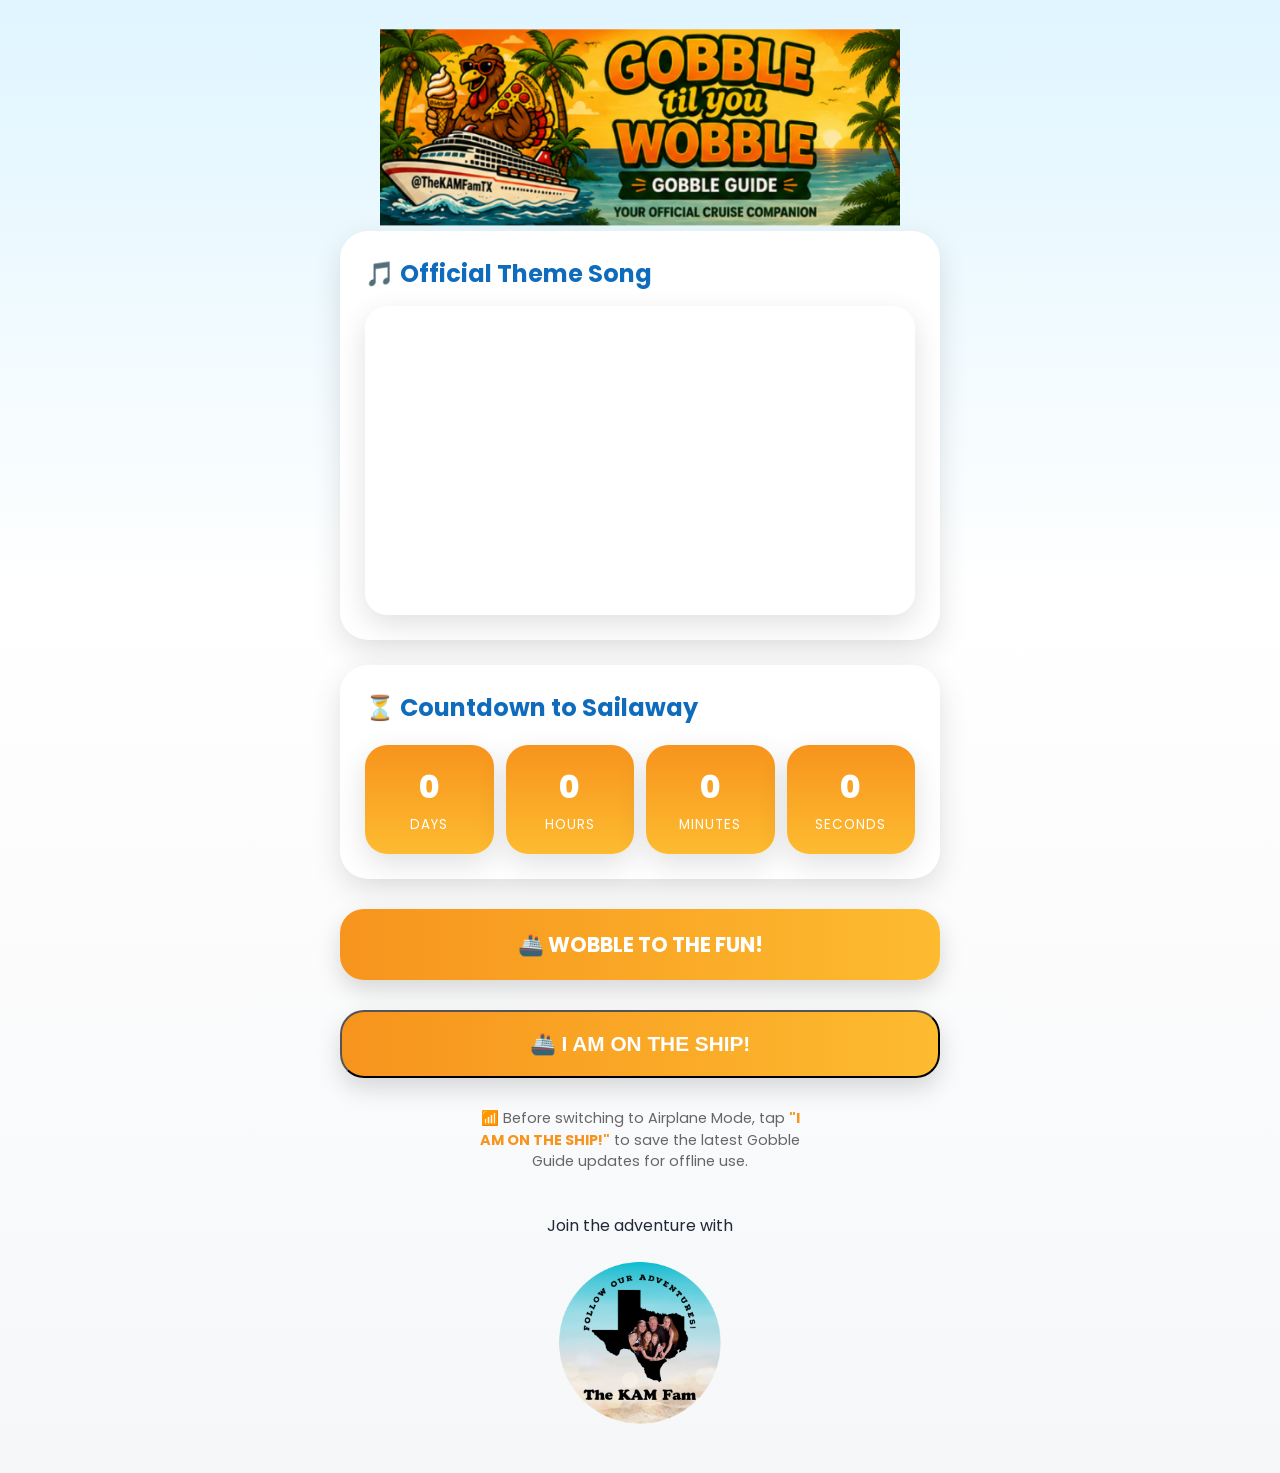
<file: index.html>
<!DOCTYPE html>
<html lang="en">

<head>

    <meta charset="UTF-8">
    <meta name="viewport" content="width=device-width, initial-scale=1.0">

    <title>Gobble Guide</title>

    <link rel="preconnect" href="https://fonts.googleapis.com">
    <link rel="preconnect" href="https://fonts.gstatic.com" crossorigin>

    <link href="https://fonts.googleapis.com/css2?family=Poppins:wght@400;500;600;700;800&display=swap" rel="stylesheet">

    <link rel="stylesheet" href="css/style.css">

    <link rel="manifest" href="manifest.json">

<link rel="apple-touch-icon" href="icons/apple-touch-icon.png">

<meta name="theme-color" content="#F7941D">

<meta name="apple-mobile-web-app-capable" content="yes">

<meta name="apple-mobile-web-app-status-bar-style" content="default">

<meta name="apple-mobile-web-app-title" content="Gobble Guide">

</head>

<body>

<div class="container">

    <header class="hero-banner">

        <img src="images/gobble-banner.png" class="hero-banner" alt="The KAM Fam Logo">


    </header>


    </section>

    <section class="card">

        <h2>
            🎵 Official Theme Song
        </h2>

        <div class="video-wrapper">

            <iframe
                src="https://www.youtube.com/embed/W-jb4GxRmuQ"
                title="Gobble Til You Wobble Theme Song"
                allowfullscreen>
            </iframe>

        </div>

    </section>

    <section class="card">

        <h2>
            ⏳ Countdown to Sailaway
        </h2>

        <div class="countdown">

            <div class="count-box">

                <span id="days">0</span>

                <small>Days</small>

            </div>

            <div class="count-box">

                <span id="hours">0</span>

                <small>Hours</small>

            </div>

            <div class="count-box">

                <span id="minutes">0</span>

                <small>Minutes</small>

            </div>

            <div class="count-box">

                <span id="seconds">0</span>

                <small>Seconds</small>

            </div>

        </div>

    </section>

    <a href="pages/home.html" class="home-btn">
        🚢 WOBBLE TO THE FUN!
    </a>

<button id="shipModeBtn" class="home-btn">
    🚢 I AM ON THE SHIP!
</button>
<p class="offline-note">
    📶 Before switching to Airplane Mode, tap <strong>"I AM ON THE SHIP!"</strong> to save the latest Gobble Guide updates for offline use.
</p>
<p id="offlineStatus"></p>

<p id="lastUpdated"></p>

    
    <footer>

        <p>
            Join the adventure with
        </p>

        <img src="images/kam-logo.png" class="footer-logo" alt="The KAM Fam Logo">

    </footer>

</div>

<script src="js/app.js"></script>
<script>
if ('serviceWorker' in navigator) {

    window.addEventListener('load', () => {

        navigator.serviceWorker.register('./service-worker.js')

        .then(registration => {

            console.log('Gobble Guide Service Worker Registered');

        })

        .catch(error => {

            console.log(error);

        });

    });

}
</script>
</body>

</html>
</file>
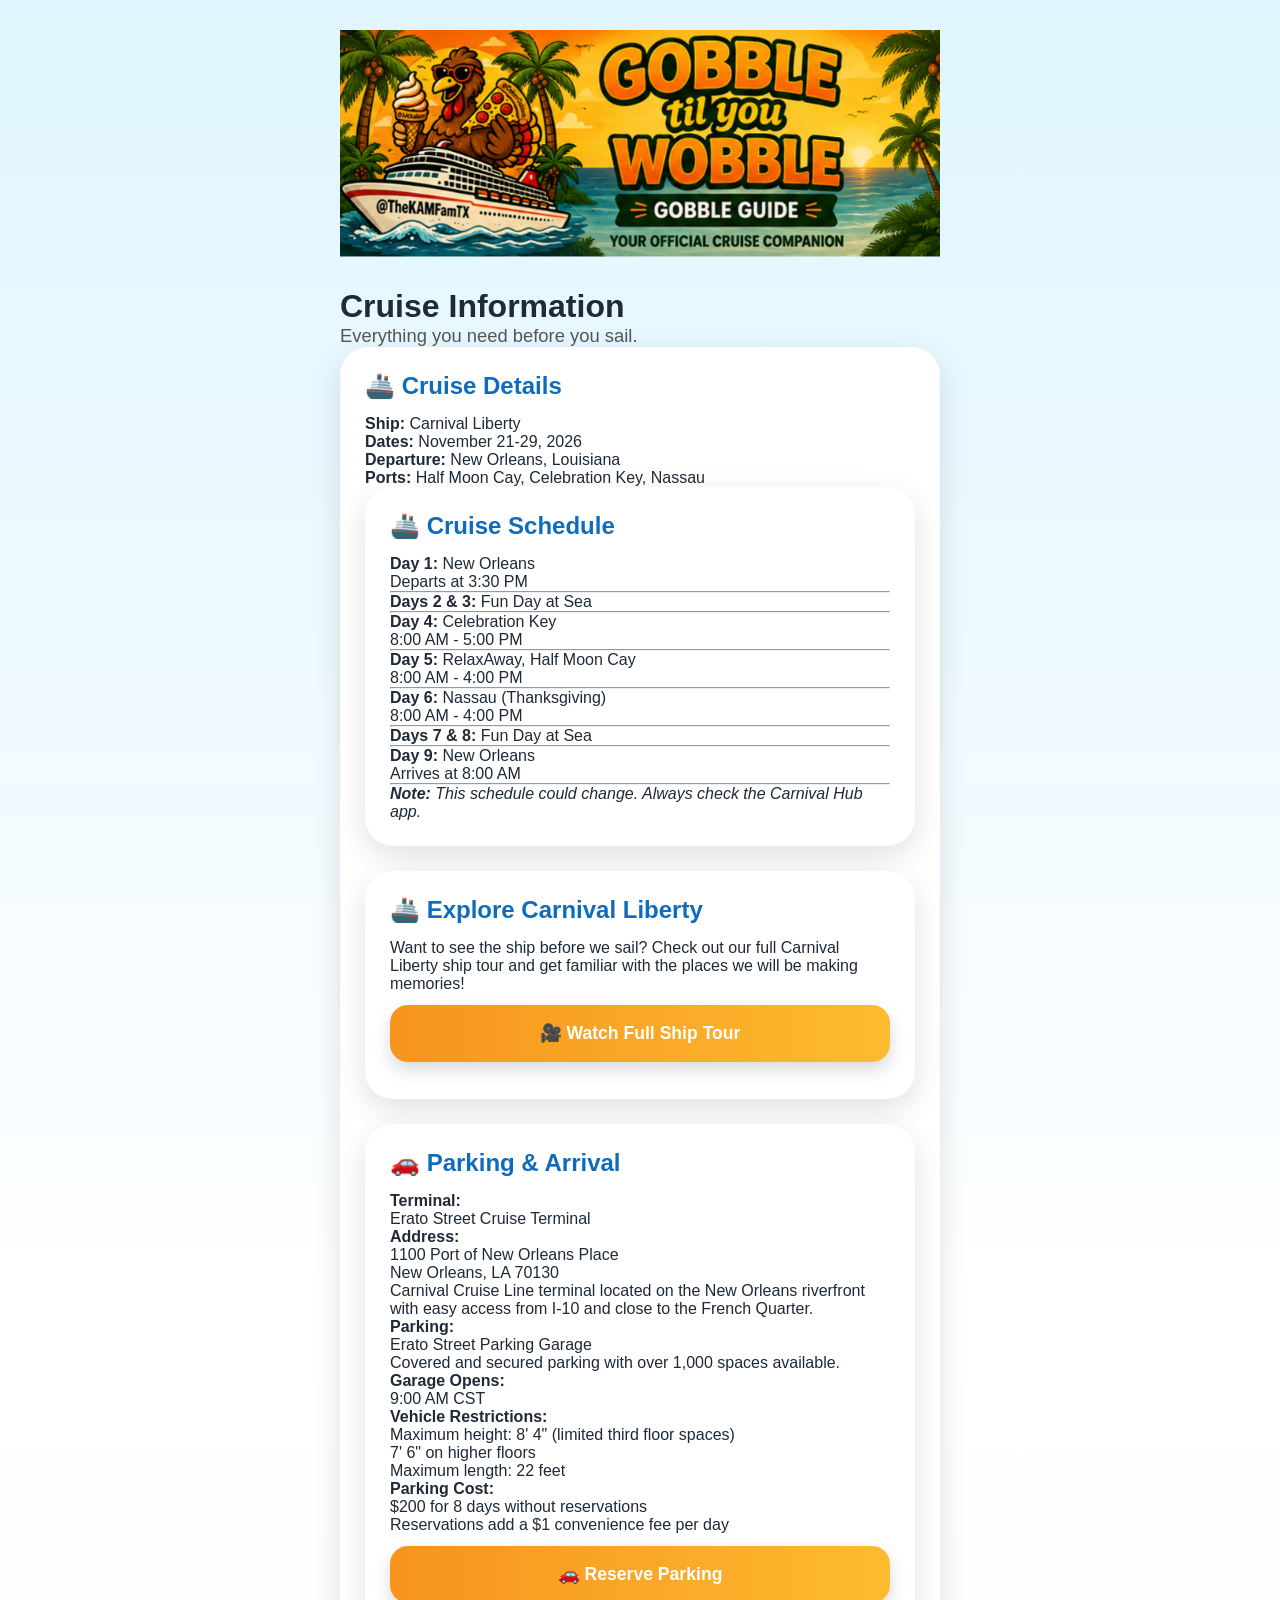
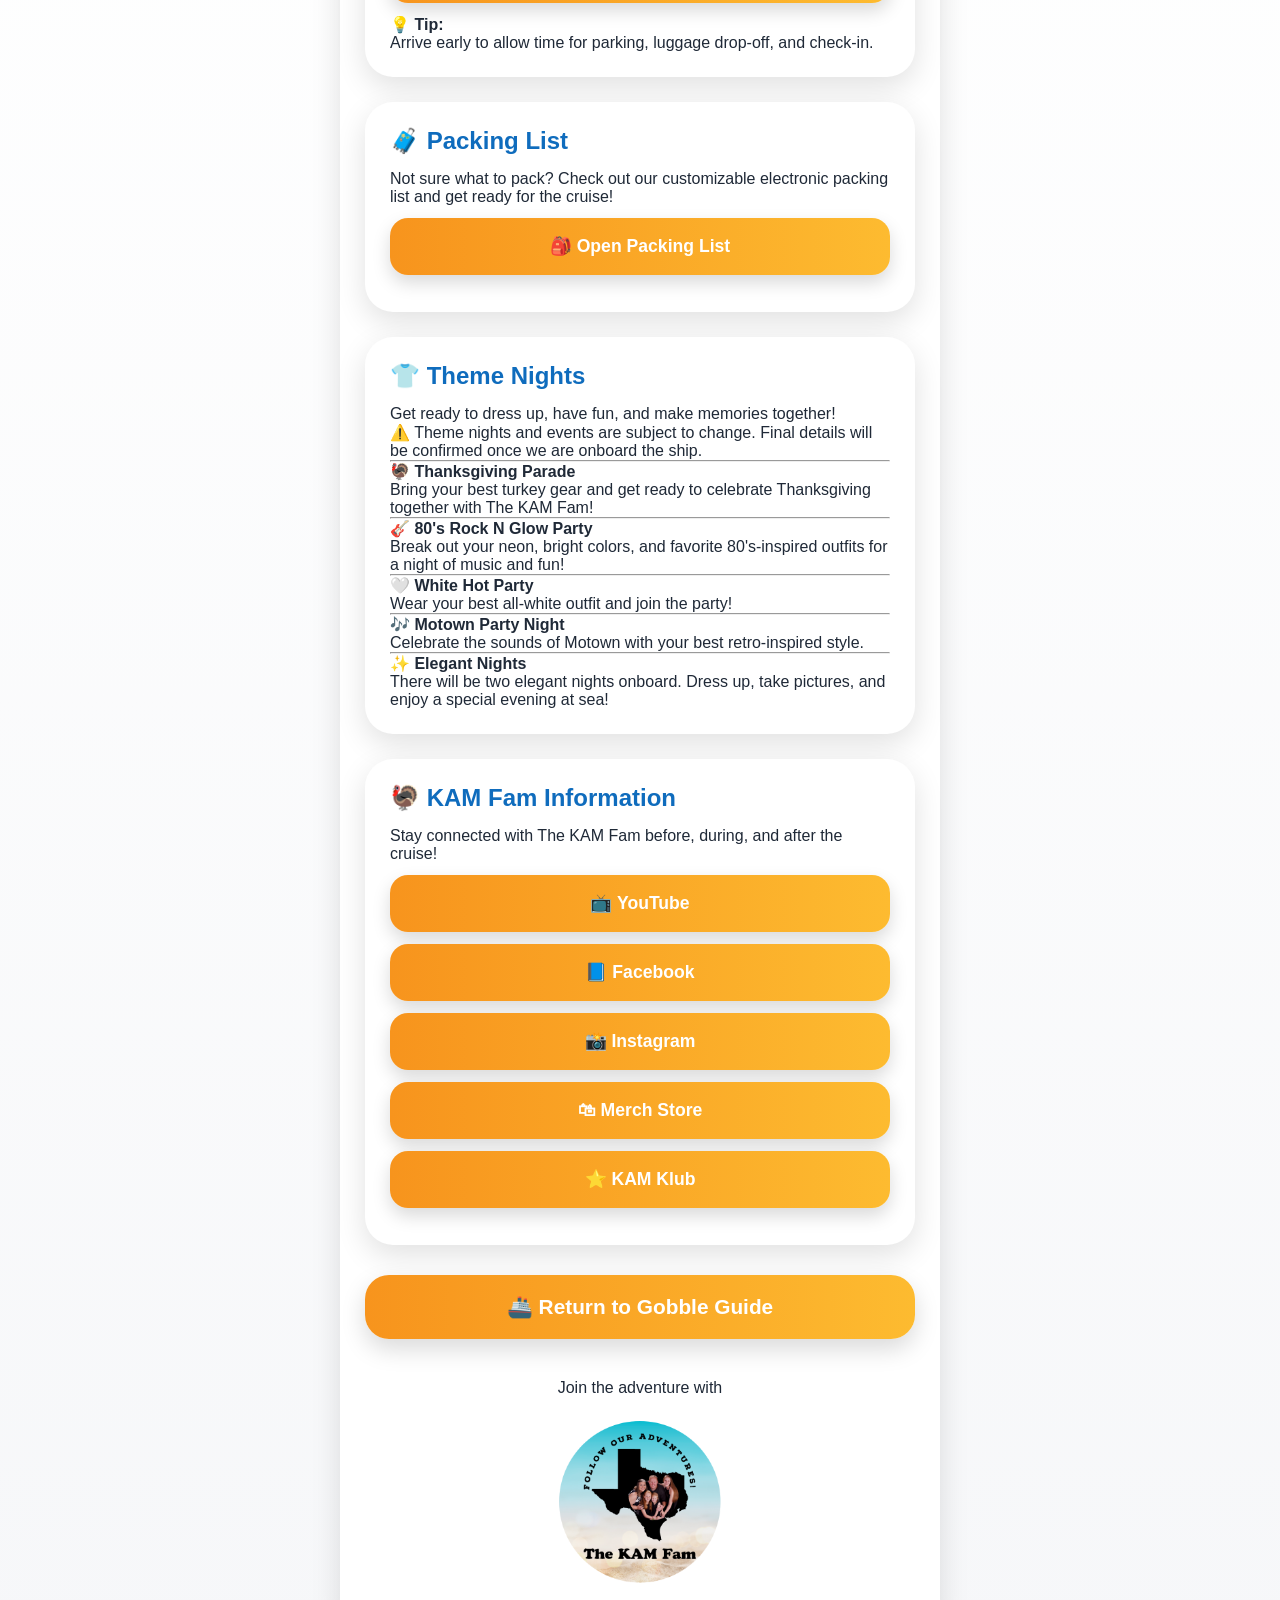
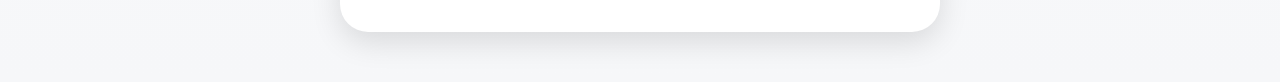
<file: pages/cruise-info.html>
<!DOCTYPE html>
<html lang="en">

<head>

<meta charset="UTF-8">
<meta name="viewport" content="width=device-width, initial-scale=1.0">

<title>Gobble Guide Cruise Info</title>

<link rel="stylesheet" href="../css/style.css">

    <link rel="manifest" href="../manifest.json">

<link rel="apple-touch-icon" href="../icons/apple-touch-icon.png">

<meta name="theme-color" content="#F7941D">

<meta name="apple-mobile-web-app-capable" content="yes">

<meta name="apple-mobile-web-app-status-bar-style" content="default">

<meta name="apple-mobile-web-app-title" content="Gobble Guide">
</head>


<body>

<div class="container">




<header class="hero">

    <img src="../images/gobble-banner.png"
         class="gobble-banner"
         alt="Gobble Til You Wobble">

</header>

<h1>Cruise Information</h1>

<p class="subtitle">
Everything you need before you sail.
</p>



<section class="card">

<h2>
🚢 Cruise Details
</h2>

<p>
<strong>Ship:</strong>
    Carnival Liberty
</p>

<p>
<strong>Dates:</strong> November 21-29, 2026
</p>

<p>
<strong>Departure:</strong> New Orleans, Louisiana
</p>

<p>
<strong>Ports:</strong>
Half Moon Cay,
Celebration Key,
Nassau
</p>


<section class="card" id="cruiseSchedule">

<h2>
🚢 Cruise Schedule
</h2>

<div class="cruise-day" data-cruise-days="1" data-day-type="embarkation" data-day-label="Embarkation Day" data-location="New Orleans">

<p>
<strong>Day 1:</strong>
New Orleans<br>
Departs at 3:30 PM
</p>

</div>

<hr>

<div class="cruise-day" data-cruise-days="2,3" data-day-type="sea" data-day-label="Fun Day at Sea">

<p>
<strong>Days 2 &amp; 3:</strong> Fun Day at Sea
</p>

</div>

<hr>

<div class="cruise-day" data-cruise-days="4" data-day-type="port" data-day-label="Port Day" data-location="Celebration Key">

<p>
<strong>Day 4:</strong>
Celebration Key<br>
8:00 AM - 5:00 PM
</p>

</div>

<hr>

<div class="cruise-day" data-cruise-days="5" data-day-type="port" data-day-label="Port Day" data-location="Half Moon Cay">

<p>
<strong>Day 5:</strong>
RelaxAway, Half Moon Cay<br>
8:00 AM - 4:00 PM
</p>

</div>

<hr>

<div class="cruise-day" data-cruise-days="6" data-day-type="port" data-day-label="Port Day" data-location="Nassau">

<p>
<strong>Day 6:</strong>
Nassau (Thanksgiving)<br>
8:00 AM - 4:00 PM
</p>

</div>

<hr>

<div class="cruise-day" data-cruise-days="7,8" data-day-type="sea" data-day-label="Fun Day at Sea">

<p>
<strong>Days 7 &amp; 8:</strong> Fun Day at Sea
</p>

</div>

<hr>

<div class="cruise-day" data-cruise-days="9" data-day-type="disembarkation" data-day-label="Disembarkation Day" data-location="New Orleans">

<p>
<strong>Day 9:</strong>
New Orleans<br>
Arrives at 8:00 AM
</p>

</div>

<hr>

<p>
<strong><i>Note:</i></strong>
<i>This schedule could change. Always check the Carnival Hub app.</i>
</p>

</section>


    

<section class="card">


<h2>
🚢 Explore Carnival Liberty
</h2>


<p>
Want to see the ship before we sail?
Check out our full Carnival Liberty ship tour and get familiar with the places we will be making memories!
</p>


<button class="gg-btn"
onclick="window.open('https://youtu.be/IsA3ZwaUWCc?si=E5y4u4KhLScS1xdZ','_blank')">

🎥 Watch Full Ship Tour

</button>


</section>

<section class="card">

<h2>
🚗 Parking & Arrival
</h2>


<p>
<strong>Terminal:</strong><br>
Erato Street Cruise Terminal
</p>


<p>
<strong>Address:</strong><br>
1100 Port of New Orleans Place<br>
New Orleans, LA 70130
</p>


<p>
Carnival Cruise Line terminal located on the New Orleans riverfront with easy access from I-10 and close to the French Quarter.
</p>


<p>
<strong>Parking:</strong><br>
Erato Street Parking Garage
</p>


<p>
Covered and secured parking with over 1,000 spaces available.
</p>


<p>
<strong>Garage Opens:</strong><br>
9:00 AM CST
</p>


<p>
<strong>Vehicle Restrictions:</strong><br>
Maximum height:
8' 4" (limited third floor spaces)<br>
7' 6" on higher floors<br>
Maximum length:
22 feet
</p>


<p>
<strong>Parking Cost:</strong><br>
$200 for 8 days without reservations<br>
Reservations add a $1 convenience fee per day
</p>


<button class="gg-btn"
onclick="window.open('https://grs-reservationserviceesb.lazparking.com/checkout/?l=158153&wk=9968e5aa709441f6a8dd3bb34172dbc9','_blank')">

🚗 Reserve Parking

</button>


<p>
💡 <strong>Tip:</strong><br>
Arrive early to allow time for parking, luggage drop-off, and check-in.
</p>


</section>


<section class="card">

<h2>
🧳 Packing List
</h2>

<p>
Not sure what to pack?
Check out our customizable electronic packing list and get ready for the cruise!
</p>


<button class="gg-btn"
onclick="window.open('https://youtu.be/hukwm7BdNfQ','_blank')">

🎒 Open Packing List

</button>


</section>




<section class="card">
<h2>
👕 Theme Nights
</h2>


<p>
Get ready to dress up, have fun, and make memories together!
</p>


<p>
⚠️ Theme nights and events are subject to change.
Final details will be confirmed once we are onboard the ship.
</p>


<hr>


<h4>
🦃 Thanksgiving Parade
</h4>

<p>
Bring your best turkey gear and get ready to celebrate Thanksgiving together with The KAM Fam!
</p>


<hr>


<h4>
🎸 80's Rock N Glow Party
</h4>

<p>
Break out your neon, bright colors, and favorite 80's-inspired outfits for a night of music and fun!
</p>


<hr>


<h4>
🤍 White Hot Party
</h4>

<p>
Wear your best all-white outfit and join the party!
</p>


<hr>


<h4>
🎶 Motown Party Night
</h4>

<p>
Celebrate the sounds of Motown with your best retro-inspired style.
</p>


<hr>


<h4>
✨ Elegant Nights
</h4>

<p>
There will be two elegant nights onboard.
Dress up, take pictures, and enjoy a special evening at sea!
</p>


</section>




<section class="card">

<h2>
🦃 KAM Fam Information
</h2>


<p>
Stay connected with The KAM Fam before, during, and after the cruise!
</p>


<button class="gg-btn" onclick="window.open('https://youtube.com/@TheKAMFamTX?sub_confirmation=1','_blank')">
📺 YouTube
</button>


<button class="gg-btn" onclick="window.open('http://facebook.com/share/1ApkbDVWTA','_blank')">
📘 Facebook
</button>


<button class="gg-btn" onclick="window.open('http://instagram.com/thekamfamtx','_blank')">
📸 Instagram
</button>


<button class="gg-btn" onclick="window.open('https://the-kam-fam-shop.fourthwall.com/','_blank')">
🛍 Merch Store
</button>


<button class="gg-btn" onclick="window.open('https://www.youtube.com/channel/UCPqBUO8PkVkOkoLjiV9rwsw/join','_blank')">
⭐ KAM Klub
</button>


</section>



  <a href="home.html" class="home-btn">
    🚢 Return to Gobble Guide
</a>

<footer>

    <p>Join the adventure with</p>

    <img src="../images/kam-logo.png" class="footer-logo">

</footer>

</div>

<script src="../js/app.js"></script>

</body>

</html>
</file>
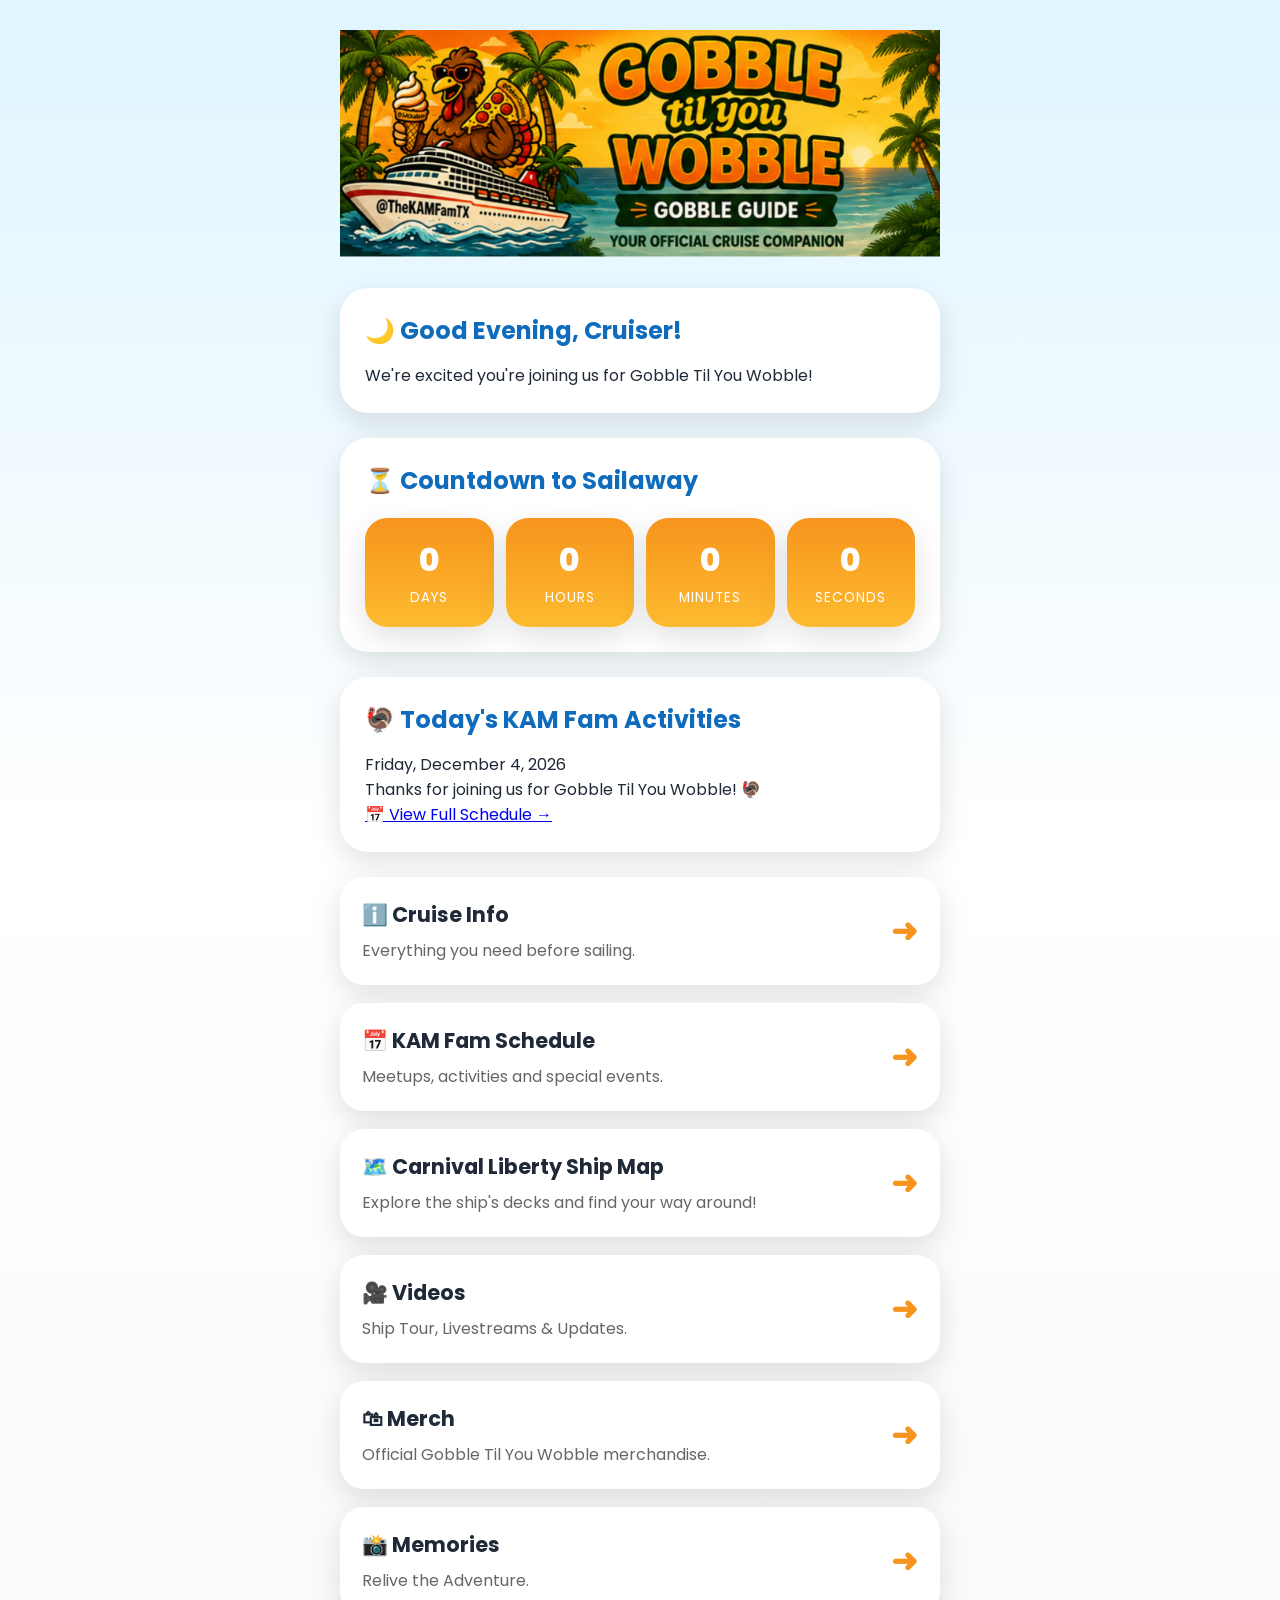
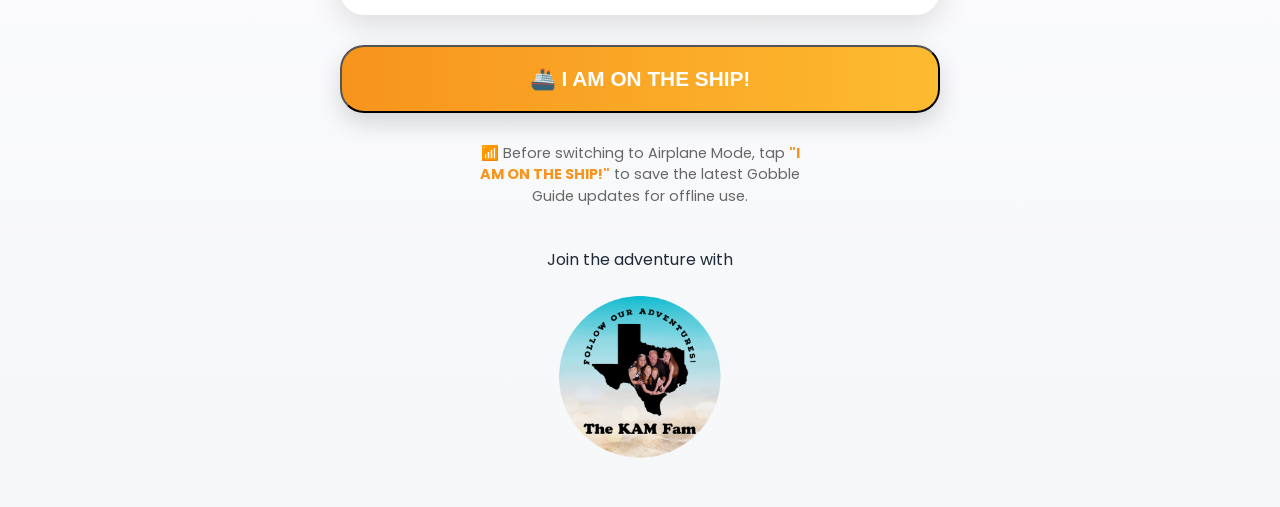
<file: pages/home.html>
<!DOCTYPE html>
<html lang="en">

<head>

<meta charset="UTF-8">

<meta name="viewport" content="width=device-width, initial-scale=1.0">

<title>Gobble Guide</title>

<link rel="preconnect" href="https://fonts.googleapis.com">

<link rel="preconnect" href="https://fonts.gstatic.com" crossorigin>

<link href="https://fonts.googleapis.com/css2?family=Poppins:wght@400;500;600;700;800&display=swap" rel="stylesheet">

<link rel="stylesheet" href="../css/style.css">

<link rel="manifest" href="../manifest.json">

<link rel="apple-touch-icon" href="../icons/apple-touch-icon.png">

<meta name="theme-color" content="#F7941D">

<meta name="apple-mobile-web-app-capable" content="yes">

<meta name="apple-mobile-web-app-status-bar-style" content="default">

<meta name="apple-mobile-web-app-title" content="Gobble Guide">

</head>

<body>

<div class="container">

<header class="hero">

    <img src="../images/gobble-banner.png"
         class="banner-image"
         alt="Gobble Til You Wobble">

</header>


<section class="card">

<h2 id="greeting">

Welcome Cruiser!

</h2>

<p>

We're excited you're joining us for Gobble Til You Wobble!

</p>

</section>


<section class="card">

<h2>

⏳ Countdown to Sailaway

</h2>

<div class="countdown">

<div class="count-box">

<span id="days">0</span>

<small>Days</small>

</div>

<div class="count-box">

<span id="hours">0</span>

<small>Hours</small>

</div>

<div class="count-box">

<span id="minutes">0</span>

<small>Minutes</small>

</div>

<div class="count-box">

<span id="seconds">0</span>

<small>Seconds</small>

</div>

</div>

</section>


<!-- TODAY'S KAM FAM ACTIVITIES -->

<section class="card" id="todaysActivitiesCard">

<h2>🦃 Today's KAM Fam Activities</h2>

<p id="todayDateLabel">

Your activities will appear here during the cruise!

</p>

<div id="todaysActivitiesList">

<p>Loading today's activities...</p>

</div>

<a href="schedule.html" class="btn">

📅 View Full Schedule →

</a>

</section>


<div id="iphoneInstallCard" class="install-card" style="display:none;">

<h3>🦃 Add Gobble Guide to Your iPhone</h3>

<p>

Get quick access during the cruise!

</p>

<p>

Tap the <strong>Share</strong> button in Safari<br>
then choose <strong>Add to Home Screen</strong>

</p>

<button onclick="hideIphoneInstallCard()">

Got It

</button>

</div>


<a class="feature-card" href="cruise-info.html">

<div>

<h3>ℹ️ Cruise Info</h3>

<p>

Everything you need before sailing.

</p>

</div>

<div class="arrow">

➜

</div>

</a>


<a class="feature-card" href="schedule.html">

<div>

<h3>📅 KAM Fam Schedule</h3>

<p>

Meetups, activities and special events.

</p>

</div>

<div class="arrow">

➜

</div>



<!-- CARNIVAL LIBERTY SHIP MAP -->
<a class="feature-card" href="../carnival-liberty-deck-plan-pdf.pdf" target="_blank">

    <div>

        <h3>🗺️ Carnival Liberty Ship Map</h3>

        <p>

            Explore the ship's decks and find your way around!

        </p>

    </div>

    <div class="arrow">

        ➜

    </div>

</a>
</section>
    
</a>


<a class="feature-card" href="videos.html">

<div>
    
<h3>🎥 Videos</h3>

<p>

Ship Tour, Livestreams & Updates.

</p>

</div>

<div class="arrow">

➜

</div>

</a>


<a class="feature-card" href="merch.html">

<div>

<h3>🛍 Merch</h3>

<p>

Official Gobble Til You Wobble merchandise.

</p>

</div>

<div class="arrow">

➜

</div>

</a>


<a class="feature-card" href="memories.html">

<div>

<h3>📸 Memories</h3>

<p>

Relive the Adventure.

</p>

</div>

<div class="arrow">

➜

</div>

</a>


<button id="shipModeBtn" class="home-btn">

🚢 I AM ON THE SHIP!

</button>

<p class="offline-note">

📶 Before switching to Airplane Mode, tap <strong>"I AM ON THE SHIP!"</strong> to save the latest Gobble Guide updates for offline use.

</p>

<p id="offlineStatus"></p>

<p id="lastUpdated"></p>


<footer>

<p>

Join the adventure with

</p>

<img src="../images/kam-logo.png"

class="footer-logo">

</footer>

</div>


<script src="../js/app.js"></script>

</body>

</html>
</file>
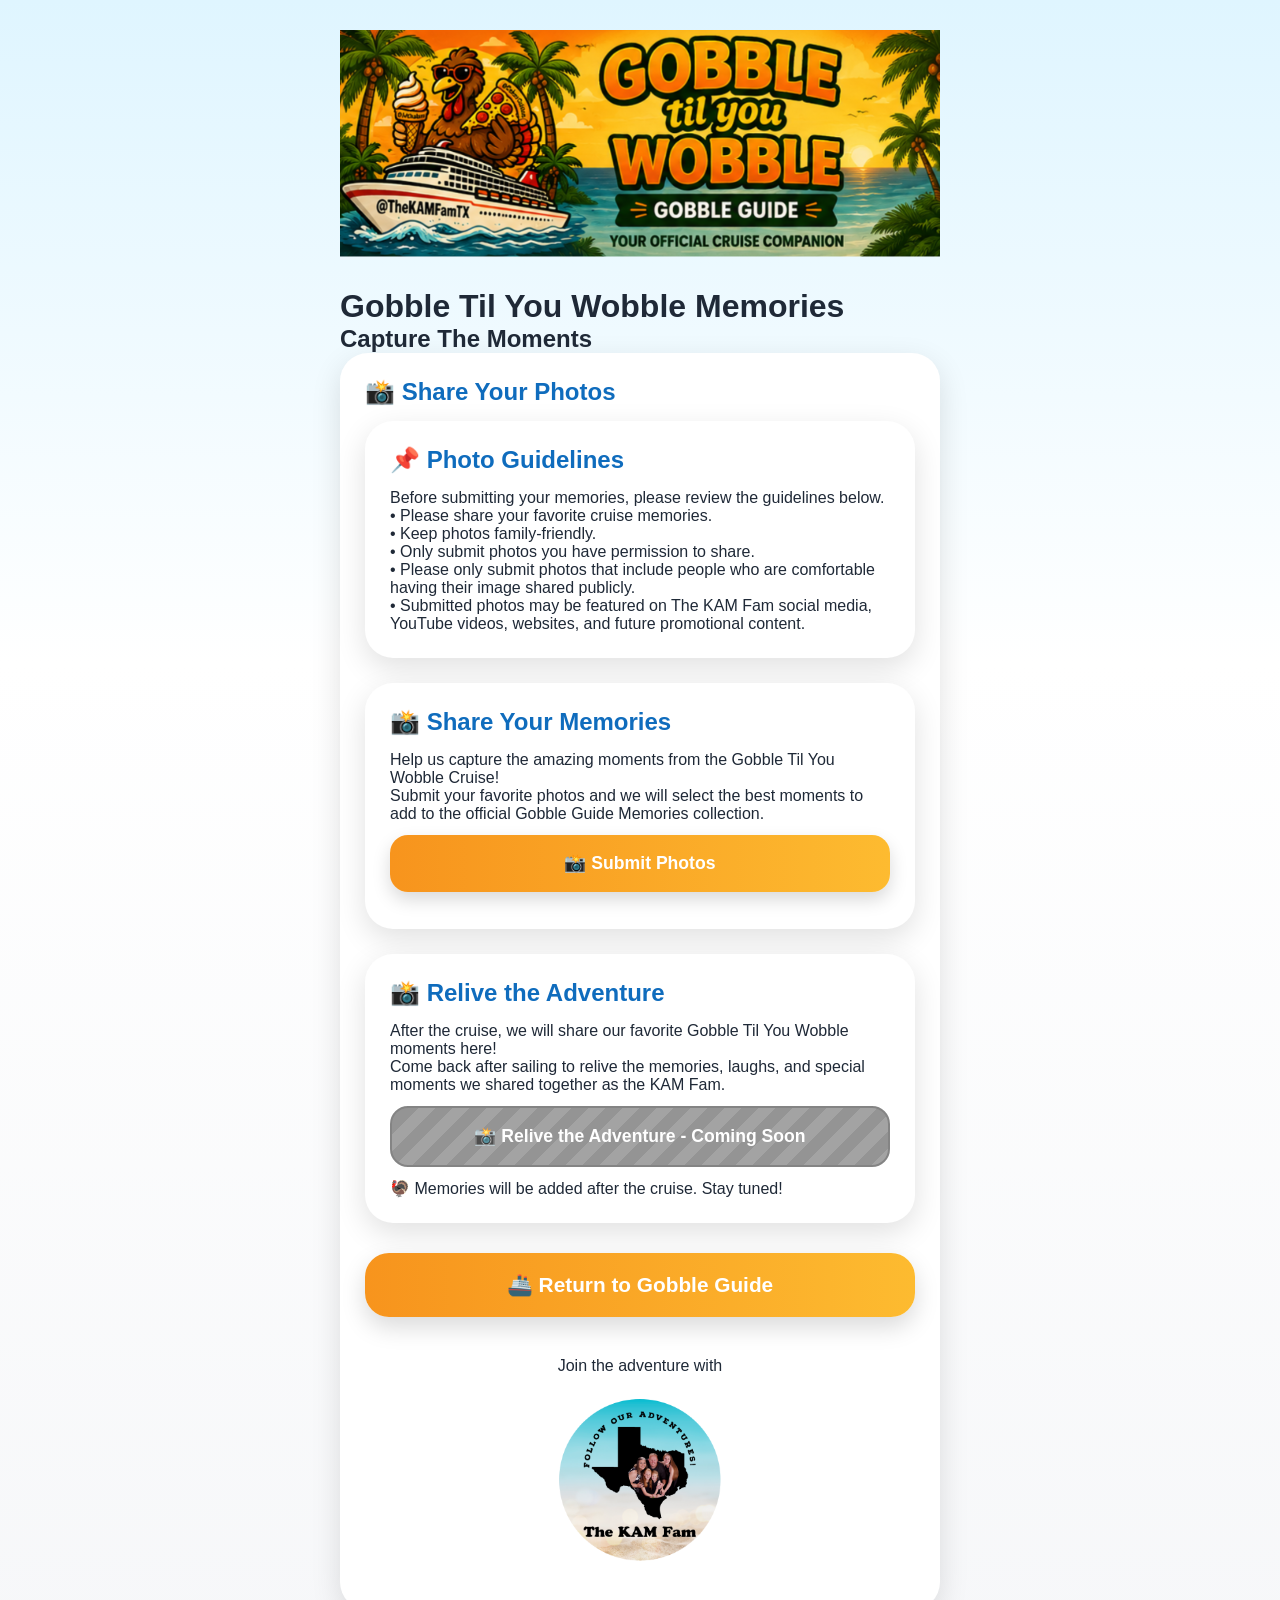
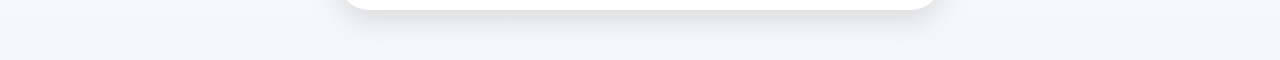
<file: pages/memories.html>
<!DOCTYPE html>
<html lang="en">

<head>

<meta charset="UTF-8">
<meta name="viewport" content="width=device-width, initial-scale=1.0">

<title>Gobble Guide Memories</title>

<link rel="stylesheet" href="../css/style.css">

    <link rel="manifest" href="../manifest.json">

<link rel="apple-touch-icon" href="../icons/apple-touch-icon.png">

<meta name="theme-color" content="#F7941D">

<meta name="apple-mobile-web-app-capable" content="yes">

<meta name="apple-mobile-web-app-status-bar-style" content="default">

<meta name="apple-mobile-web-app-title" content="Gobble Guide">

</head>


<body>

<div class="container">

<header class="hero">

    <img src="../images/gobble-banner.png"
         class="gobble-banner"
         alt="Gobble Til You Wobble">

</header>




<h1>
Gobble Til You Wobble Memories
</h1>


<h2>
Capture The Moments
</h2>



<section class="card">


<h2>
📸 Share Your Photos
</h2>


<section class="card">


<h2>
📌 Photo Guidelines
</h2>


<p>
Before submitting your memories, please review the guidelines below.
</p>


<p>
• Please share your favorite cruise memories.
</p>


<p>
• Keep photos family-friendly.
</p>


<p>
• Only submit photos you have permission to share.
</p>


<p>
• Please only submit photos that include people who are comfortable having their image shared publicly.
</p>


<p>
• Submitted photos may be featured on The KAM Fam social media, YouTube videos, websites, and future promotional content.
</p>


</section>



<section class="card">


<h2>
📸 Share Your Memories
</h2>


<p>
Help us capture the amazing moments from the Gobble Til You Wobble Cruise!
</p>


<p>
Submit your favorite photos and we will select the best moments to add to the official Gobble Guide Memories collection.
</p>

<button class="gg-btn"
onclick="window.open('https://docs.google.com/forms/d/e/1FAIpQLScUHi9m8JRuNKxIrvlXmAIvhBC-Ti9PEu7wXEY7jJEzFrJlWg/viewform?usp=dialog','_blank')">

📸 Submit Photos

</button>


</section>






<section class="card">


<h2>
📸 Relive the Adventure
</h2>


<p>
After the cruise, we will share our favorite Gobble Til You Wobble moments here!
</p>


<p>
Come back after sailing to relive the memories, laughs, and special moments we shared together as the KAM Fam.
</p>



<button class="gg-btn" disabled>
📸 Relive the Adventure - Coming Soon

</button>


<p>
🦃 Memories will be added after the cruise. Stay tuned!
</p>


</section>

  <a href="home.html" class="home-btn">
    🚢 Return to Gobble Guide
</a>

<footer>

    <p>Join the adventure with</p>

    <img src="../images/kam-logo.png" class="footer-logo">

</footer>

</div>

<script src="../js/app.js"></script>

</body>

</html>
</file>
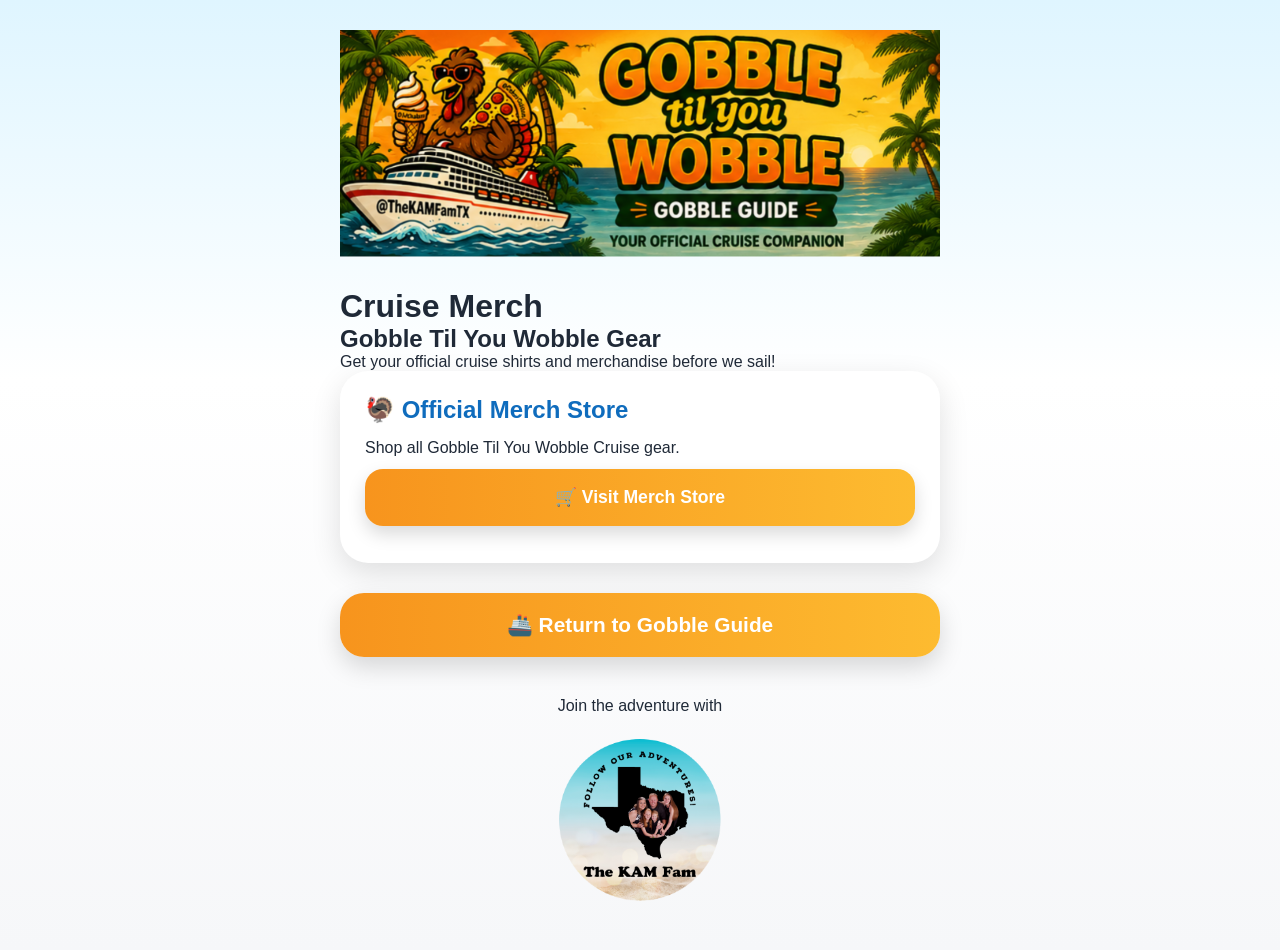
<file: pages/merch.html>
<!DOCTYPE html>
<html lang="en">

<head>

<meta charset="UTF-8">
<meta name="viewport" content="width=device-width, initial-scale=1.0">

<title>Gobble Guide Merch</title>

<link rel="stylesheet" href="../css/style.css">

    <link rel="manifest" href="../manifest.json">

<link rel="apple-touch-icon" href="../icons/apple-touch-icon.png">

<meta name="theme-color" content="#F7941D">

<meta name="apple-mobile-web-app-capable" content="yes">

<meta name="apple-mobile-web-app-status-bar-style" content="default">

<meta name="apple-mobile-web-app-title" content="Gobble Guide">

</head>


<body>

<div class="container">


<header class="hero">

    <img src="../images/gobble-banner.png"
         class="gobble-banner"
         alt="Gobble Til You Wobble">

</header>


<h1>
Cruise Merch
</h1>


<h2>
Gobble Til You Wobble Gear
</h2>


<p>
Get your official cruise shirts and merchandise before we sail!
</p>



<section class="card">

<h2>
🦃 Official Merch Store
</h2>

<p>
Shop all Gobble Til You Wobble Cruise gear.
</p>



<button class="gg-btn"
onclick="window.open('https://the-kam-fam-shop.fourthwall.com/collections/gobble-til-you-wobble','_blank')">


🛒 Visit Merch Store

</button>

</section>

  <a href="home.html" class="home-btn">
    🚢 Return to Gobble Guide
</a>

<footer>

    <p>Join the adventure with</p>

    <img src="../images/kam-logo.png" class="footer-logo">

</footer>

</div>

<script src="../js/app.js"></script>

</body>

</html>
</file>
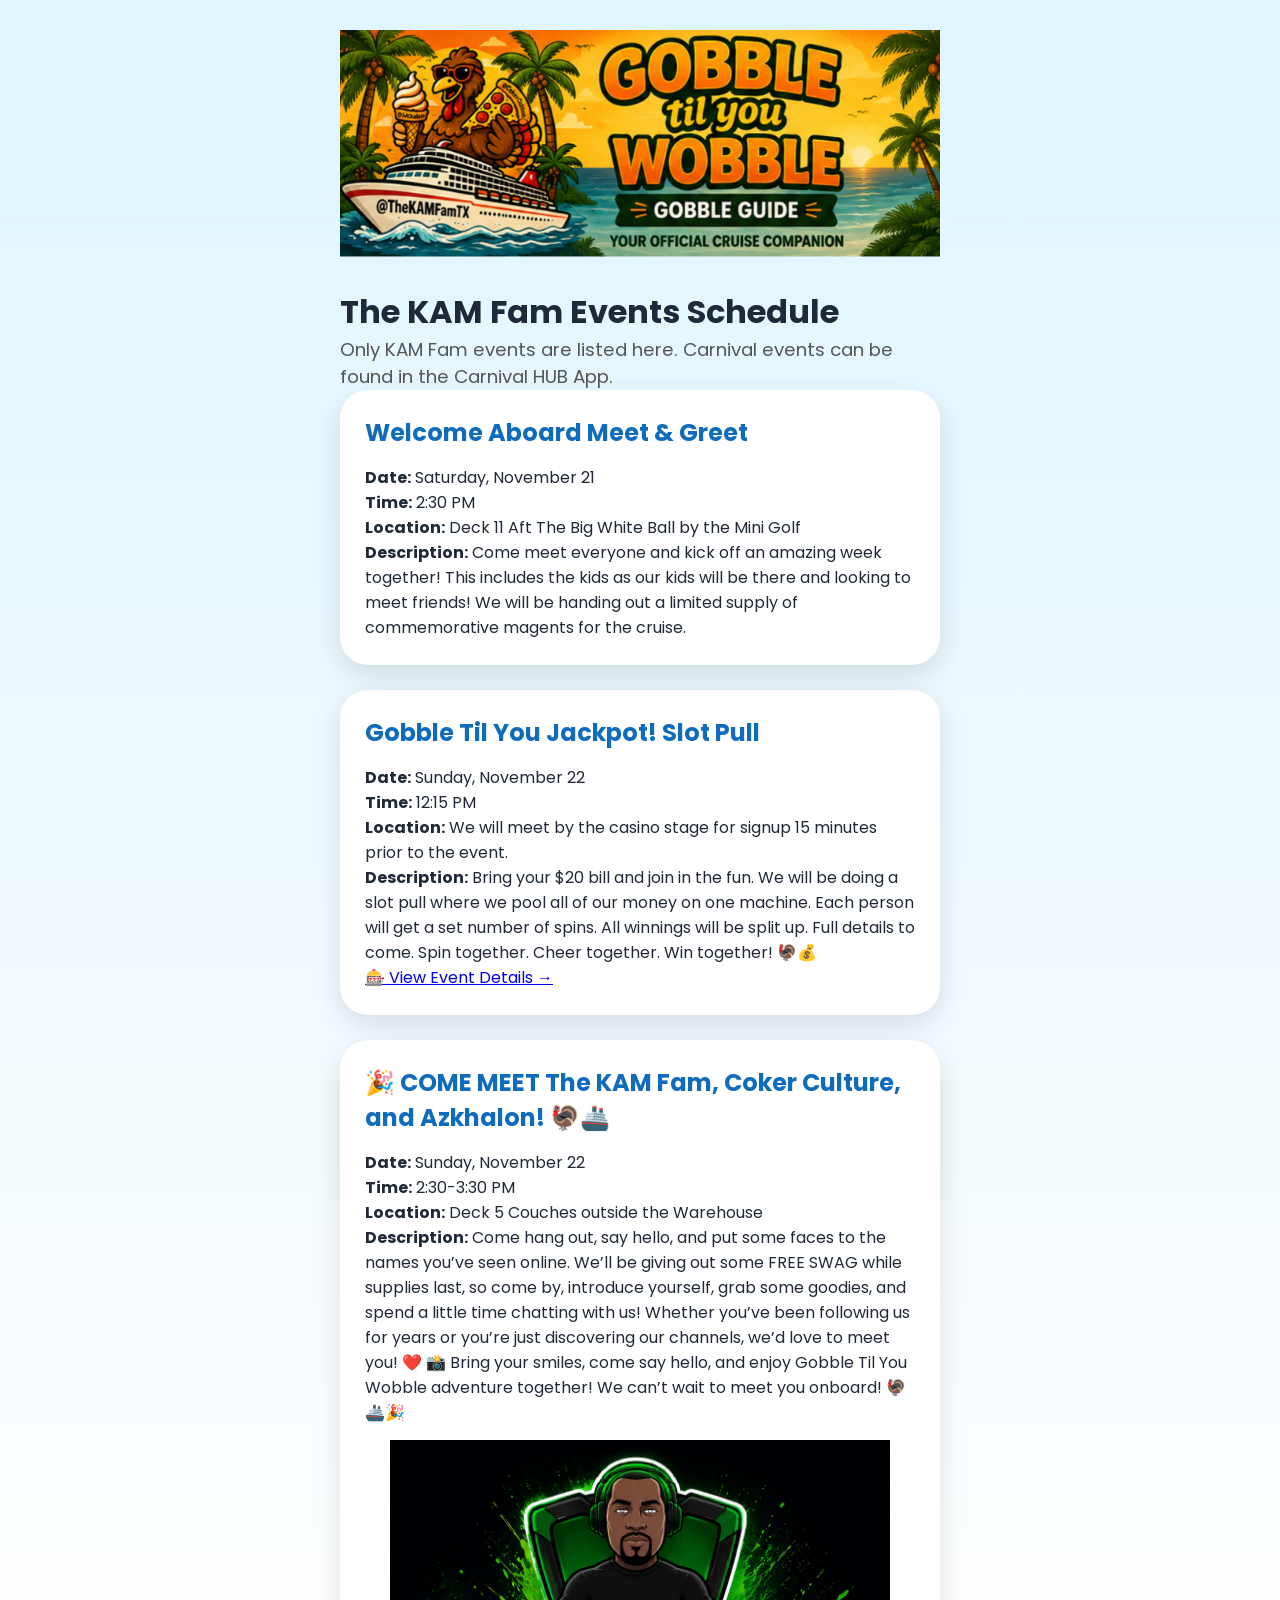
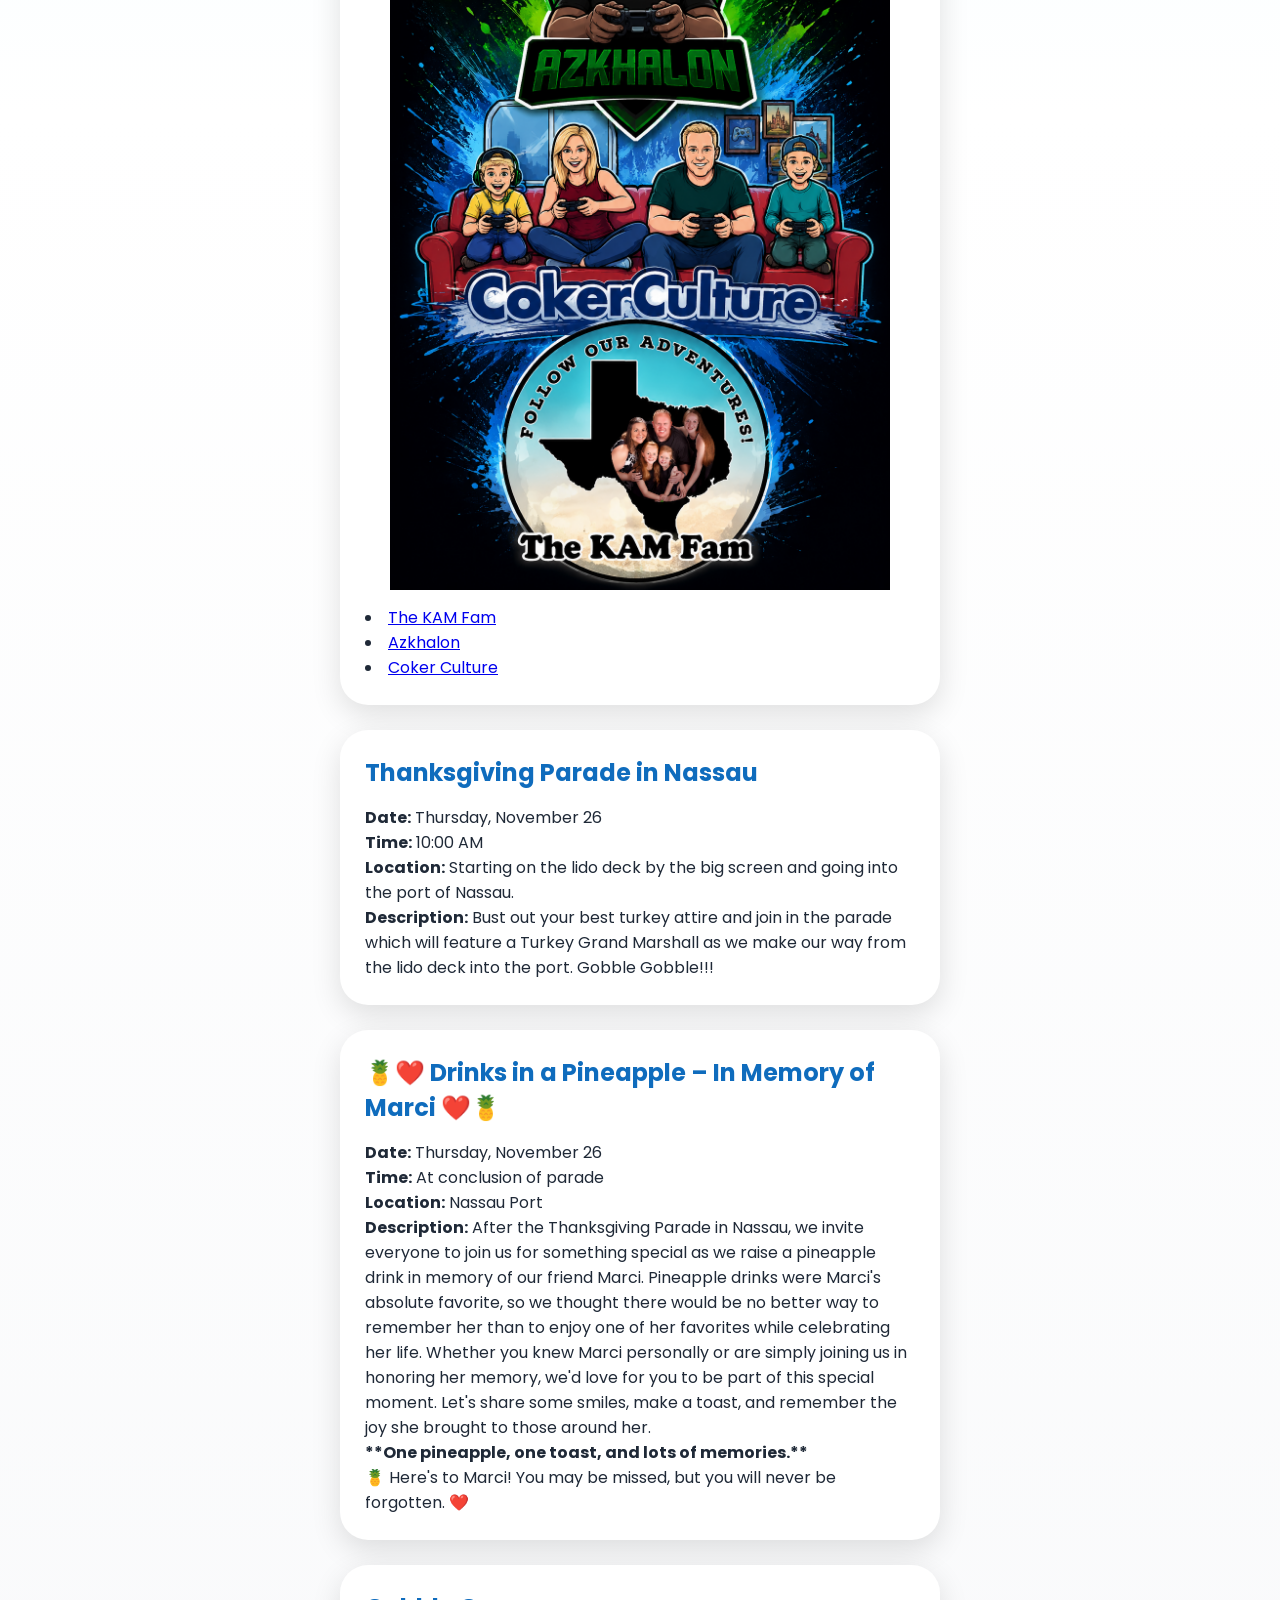
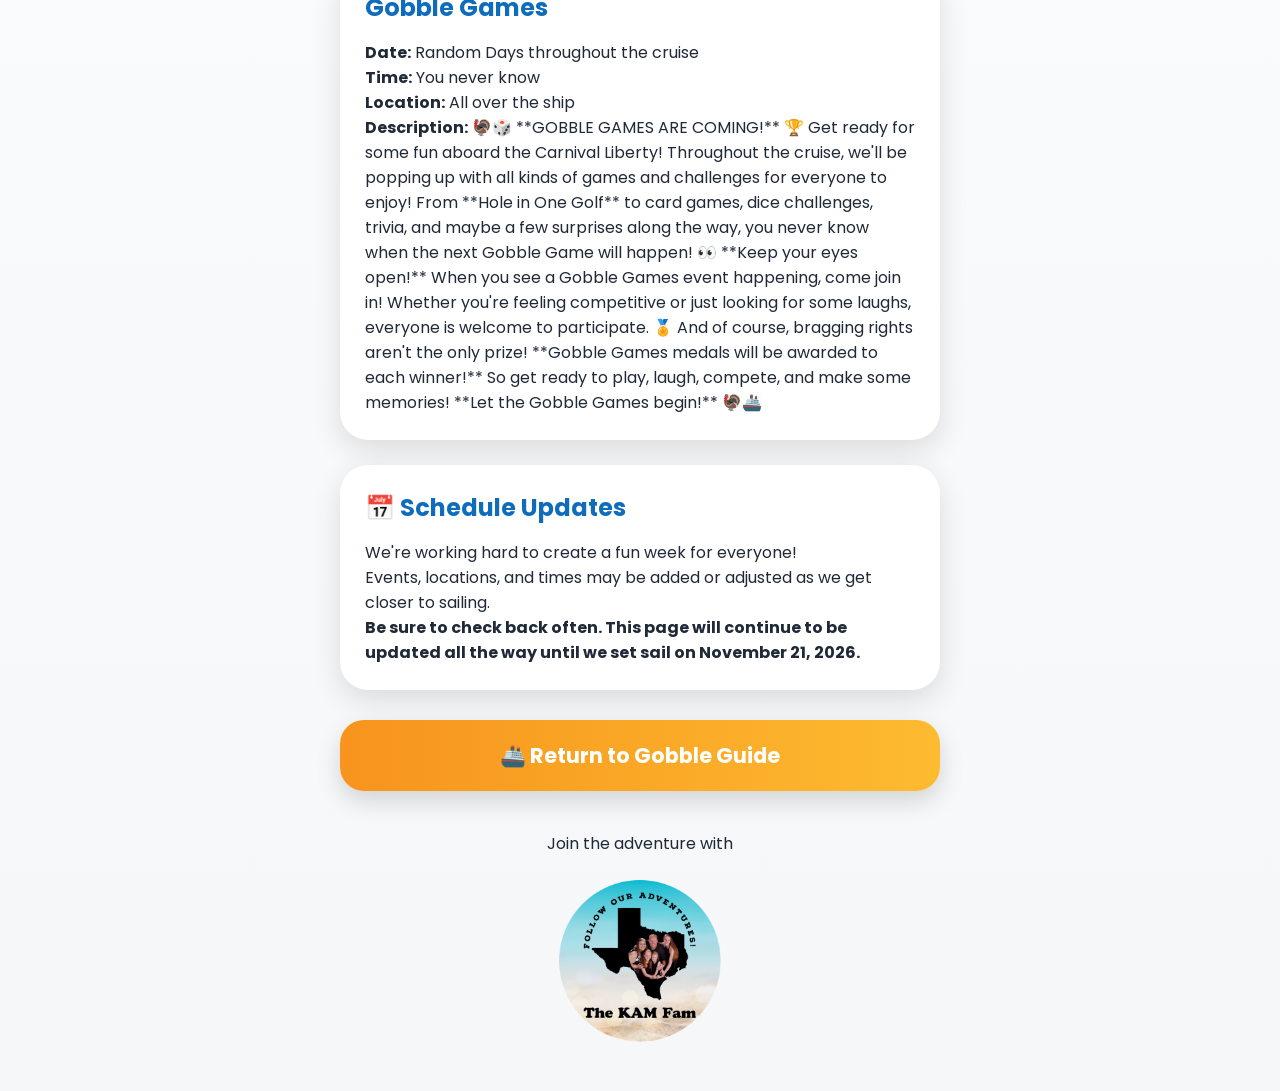
<file: pages/schedule.html>
<!DOCTYPE html>
<html lang="en">

<head>

    <meta charset="UTF-8">
    <meta name="viewport" content="width=device-width, initial-scale=1.0">

    <title>The KAM Fam Event Schedule | Gobble Guide</title>

    <link rel="preconnect" href="https://fonts.googleapis.com">
    <link rel="preconnect" href="https://fonts.gstatic.com" crossorigin>

    <link href="https://fonts.googleapis.com/css2?family=Poppins:wght@400;500;600;700;800&display=swap" rel="stylesheet">

    <link rel="stylesheet" href="../css/style.css">

    <link rel="manifest" href="../manifest.json">

<link rel="apple-touch-icon" href="../icons/apple-touch-icon.png">

<meta name="theme-color" content="#F7941D">

<meta name="apple-mobile-web-app-capable" content="yes">

<meta name="apple-mobile-web-app-status-bar-style" content="default">

<meta name="apple-mobile-web-app-title" content="Gobble Guide">

</head>

<body>

<div class="container">

<header class="hero">

    <img src="../images/gobble-banner.png"
         class="gobble-banner"
         alt="Gobble Til You Wobble">

</header>

        <h1>The KAM Fam Events Schedule</h1>

        <p class="subtitle">
            Only KAM Fam events are listed here.
            Carnival events can be found in the Carnival HUB App.
        </p>

    </header>

    <!-- EVENT 1 -->

    <section class="card">

        <h2>Welcome Aboard Meet & Greet</h2>

        <p><strong>Date:</strong> Saturday, November 21</p>

        <p><strong>Time:</strong> 2:30 PM</p>

        <p><strong>Location:</strong> Deck 11 Aft The Big White Ball by the Mini Golf</p>

       <p><strong>Description:</strong>
            Come meet everyone and kick off an amazing week together! This includes the kids as our kids will be there and looking to meet friends! We will be handing out a limited supply of commemorative magents for the cruise.
        </p>

    </section>
    

<!-- EVENT 2 -->
<section class="card">

    <h2>Gobble Til You Jackpot! Slot Pull</h2>

    <p><strong>Date:</strong> Sunday, November 22</p>

    <p><strong>Time:</strong> 12:15 PM</p>

    <p><strong>Location:</strong> We will meet by the casino stage for signup 15 minutes prior to the event.</p>

    <p><strong>Description:</strong>
        Bring your $20 bill and join in the fun. We will be doing a slot pull where we pool all of our money on one machine. Each person will get a set number of spins.
        All winnings will be split up. Full details to come. Spin together. Cheer together. Win together! 🦃💰
    </p>

    <a href="slot-pull.html" class="btn">
        🎰 View Event Details →
    </a>

</section>
        <!-- EVENT 4 -->


    <section class="card">

        <h2>🎉 COME MEET The KAM Fam, Coker Culture, and Azkhalon! 🦃🚢</h2>
       
        <p><strong>Date:</strong> Sunday, November 22</p>

        <p><strong>Time:</strong> 2:30-3:30 PM</p>

        <p><strong>Location:</strong> Deck 5 Couches outside the Warehouse</p>

        <p><strong>Description:</strong>
Come hang out, say hello, and put some faces to the names you’ve seen online.
We’ll be giving out some FREE SWAG while supplies last, so come by, introduce yourself, grab some goodies, and spend a little time chatting with us!
Whether you’ve been following us for years or you’re just discovering our channels, we’d love to meet you! ❤️
📸 Bring your smiles, come say hello, and enjoy Gobble Til You Wobble adventure together!
We can’t wait to meet you onboard! 🦃🚢🎉
        </p>
<img src="../images/channels.jpg.png"
     alt="Meet and Greet Channels"
     style="width:100%; max-width:500px; height:auto; display:block; margin:15px auto;">
    <li><a href="https://www.youtube.com/@TheKAMFamTX" target="_blank" rel="noopener noreferrer">The KAM Fam</a></li>
    <li><a href="https://www.youtube.com/@Azkhalon" target="_blank" rel="noopener noreferrer">Azkhalon</a></li>
    <li><a href="https://www.youtube.com/@CokerCulture" target="_blank" rel="noopener noreferrer">Coker Culture</a></li>
</ul>
    </section>

        <!-- EVENT 3 -->


    <section class="card">

        <h2>Thanksgiving Parade in Nassau</h2>

        <p><strong>Date:</strong> Thursday, November 26</p>

        <p><strong>Time:</strong> 10:00 AM</p>

        <p><strong>Location:</strong> Starting on the lido deck by the big screen and going into the port of Nassau.</p>

        <p><strong>Description:</strong>
            Bust out your best turkey attire and join in the parade which will feature a Turkey Grand Marshall as we make our way from the lido deck into the port. Gobble Gobble!!! 
        </p>
    </section>


        <!-- EVENT 3.5 -->


    <section class="card">

        <h2>🍍❤️ Drinks in a Pineapple – In Memory of Marci ❤️🍍</h2>

        <p><strong>Date:</strong> Thursday, November 26</p>

        <p><strong>Time:</strong> At conclusion of parade</p>

        <p><strong>Location:</strong> Nassau Port</p>

        <p><strong>Description:</strong>

After the Thanksgiving Parade in Nassau, we invite everyone to join us for something special as we raise a pineapple drink in memory of our friend Marci.

Pineapple drinks were Marci's absolute favorite, so we thought there would be no better way to remember her than to enjoy one of her favorites while celebrating her life.

Whether you knew Marci personally or are simply joining us in honoring her memory, we'd love for you to be part of this special moment.

Let's share some smiles, make a toast, and remember the joy she brought to those around her.

<p><strong>**One pineapple, one toast, and lots of memories.**</strong></p>

<p>🍍 Here's to Marci! You may be missed, but you will never be forgotten. ❤️
        </p>
    </section>


            <!-- EVENT 5 -->


    <section class="card">

        <h2>Gobble Games</h2>

        <p><strong>Date:</strong> Random Days throughout the cruise</p>

        <p><strong>Time:</strong> You never know</p>

        <p><strong>Location:</strong> All over the ship</p>

        <p><strong>Description:</strong>
            🦃🎲 **GOBBLE GAMES ARE COMING!** 🏆

Get ready for some fun aboard the Carnival Liberty! Throughout the cruise, we'll be popping up with all kinds of games and challenges for everyone to enjoy!

From **Hole in One Golf** to card games, dice challenges, trivia, and maybe a few surprises along the way, you never know when the next Gobble Game will happen!

👀 **Keep your eyes open!** When you see a Gobble Games event happening, come join in! Whether you're feeling competitive or just looking for some laughs, everyone is welcome to participate.

🏅 And of course, bragging rights aren't the only prize! **Gobble Games medals will be awarded to each winner!**

So get ready to play, laugh, compete, and make some memories!

**Let the Gobble Games begin!** 🦃🚢 
        </p>
    </section>
    

    <!-- EVENT TEMPLATE

    <section class="card">

        <h2>Event Name</h2>

        <p><strong>Date:</strong> </p>

        <p><strong>Time:</strong> </p>

        <p><strong>Location:</strong> </p>

        <p><strong>Description:</strong> </p>

    </section>

    -->

    <section class="card">

    <h2>📅 Schedule Updates</h2>

    <p>
        We're working hard to create a fun week for everyone!
    </p>

    <p>
        Events, locations, and times may be added or adjusted as we get closer to sailing.
    </p>

    <p style="font-weight:bold;">
        Be sure to check back often. This page will continue to be updated all the way until we set sail on November 21, 2026.
    </p>

</section>

<a href="home.html" class="home-btn">
    🚢 Return to Gobble Guide
</a>
    <footer>

        <p>Join the adventure with</p>

        <img src="../images/kam-logo.png" class="footer-logo">

    </footer>

</div>





<script src="../js/app.js"></script>

</body>

</html>
</file>
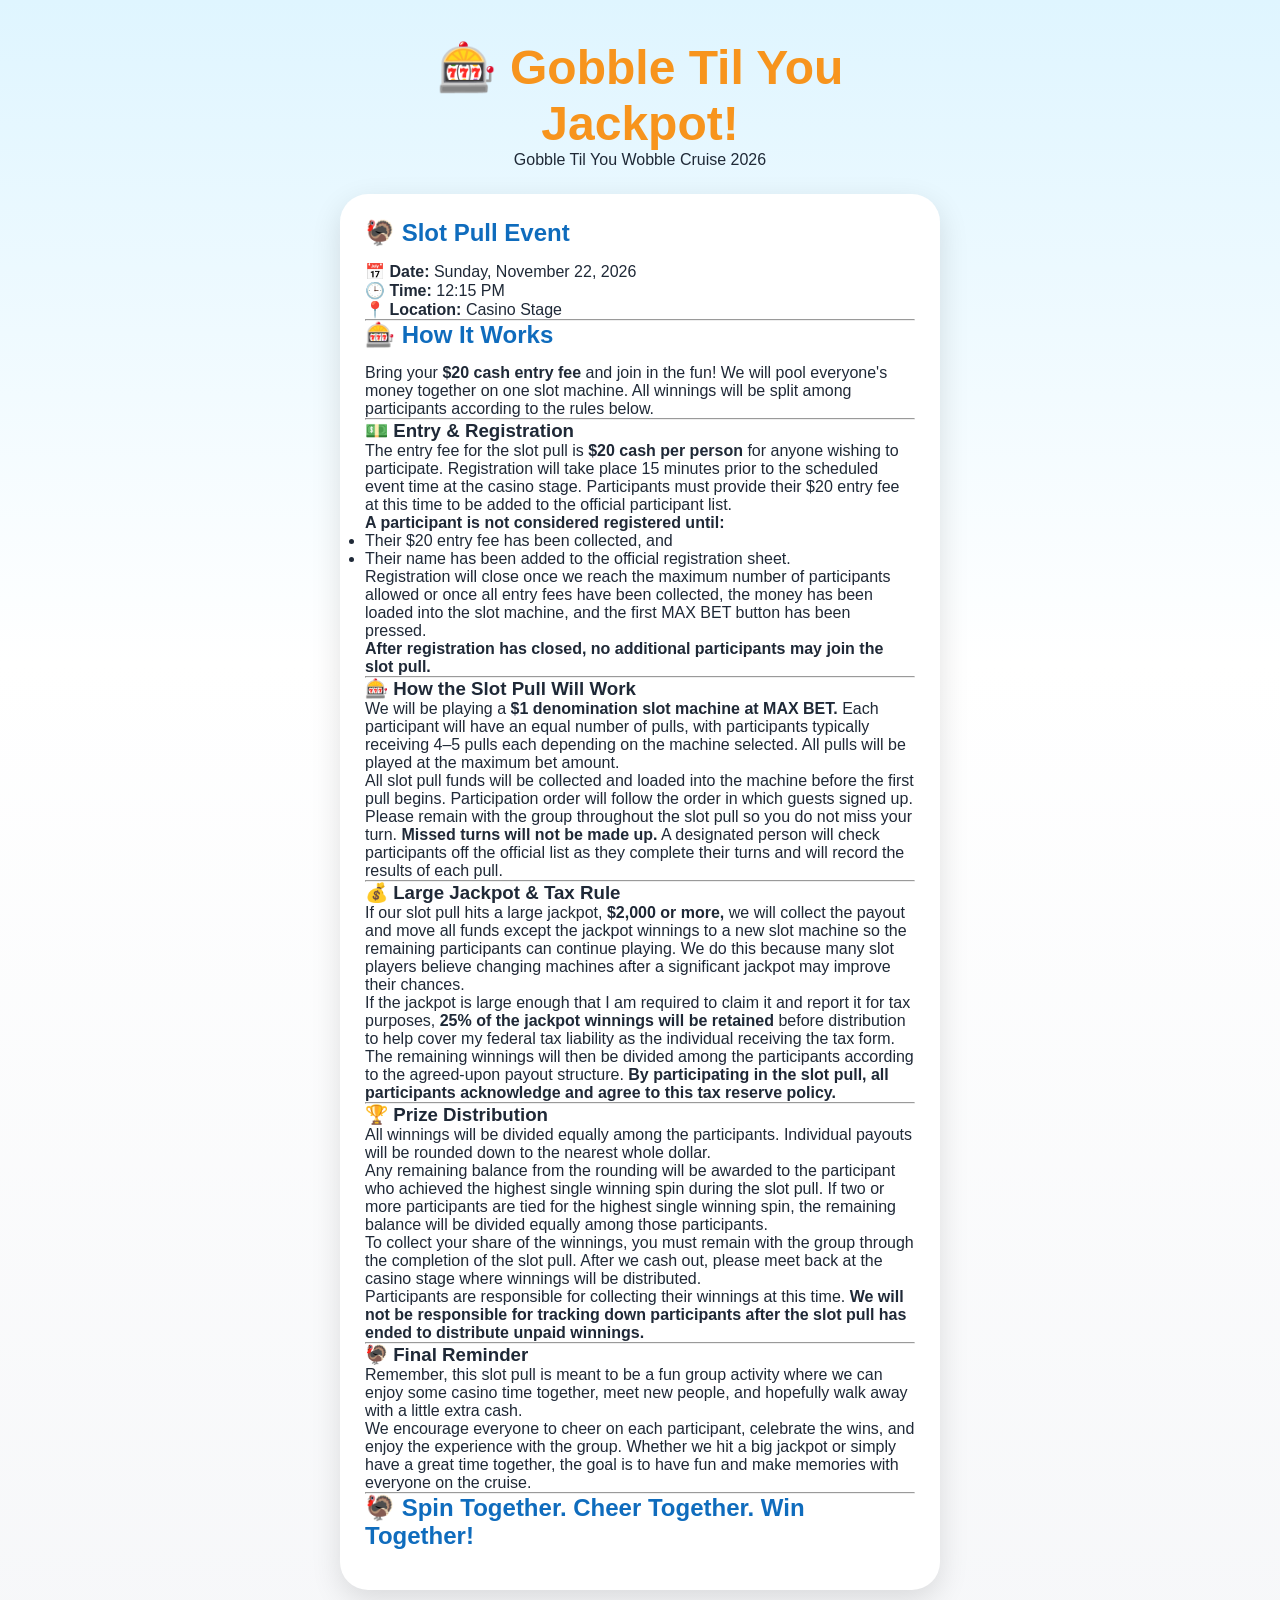
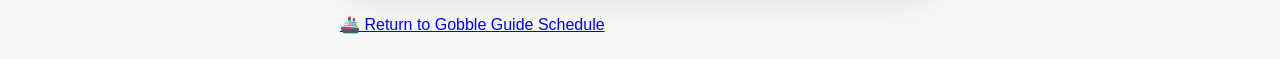
<file: pages/slot-pull.html>
<!DOCTYPE html>
<html lang="en">
<head>
    <meta charset="UTF-8">
    <meta name="viewport" content="width=device-width, initial-scale=1.0">
    <title>Gobble Til You Jackpot! | Gobble Guide</title>

    <link rel="stylesheet" href="../css/style.css">
</head>

<body>

    <div class="container">

        <header class="hero">
            <h1>🎰 Gobble Til You Jackpot!</h1>
            <p>Gobble Til You Wobble Cruise 2026</p>
        </header>

        <section class="card">

            <h2>🦃 Slot Pull Event</h2>

            <p><strong>📅 Date:</strong> Sunday, November 22, 2026</p>

            <p><strong>🕒 Time:</strong> 12:15 PM</p>

            <p><strong>📍 Location:</strong> Casino Stage</p>

            <hr>

            <h2>🎰 How It Works</h2>

            <p>
                Bring your <strong>$20 cash entry fee</strong> and join in the fun!
                We will pool everyone's money together on one slot machine.
                All winnings will be split among participants according to
                the rules below.
            </p>

            <hr>

            <h3>💵 Entry &amp; Registration</h3>

            <p>
                The entry fee for the slot pull is <strong>$20 cash per person</strong>
                for anyone wishing to participate. Registration will take place
                15 minutes prior to the scheduled event time at the casino stage.
                Participants must provide their $20 entry fee at this time to be
                added to the official participant list.
            </p>

            <p><strong>A participant is not considered registered until:</strong></p>

            <ul>
                <li>Their $20 entry fee has been collected, and</li>
                <li>Their name has been added to the official registration sheet.</li>
            </ul>

            <p>
                Registration will close once we reach the maximum number of
                participants allowed or once all entry fees have been collected,
                the money has been loaded into the slot machine, and the first
                MAX BET button has been pressed.
            </p>

            <p>
                <strong>After registration has closed, no additional participants
                may join the slot pull.</strong>
            </p>

            <hr>

            <h3>🎰 How the Slot Pull Will Work</h3>

            <p>
                We will be playing a <strong>$1 denomination slot machine at MAX BET.</strong>
                Each participant will have an equal number of pulls, with participants
                typically receiving 4–5 pulls each depending on the machine selected.
                All pulls will be played at the maximum bet amount.
            </p>

            <p>
                All slot pull funds will be collected and loaded into the machine
                before the first pull begins. Participation order will follow the
                order in which guests signed up.
            </p>

            <p>
                Please remain with the group throughout the slot pull so you do not
                miss your turn. <strong>Missed turns will not be made up.</strong>
                A designated person will check participants off the official list
                as they complete their turns and will record the results of each pull.
            </p>

            <hr>

            <h3>💰 Large Jackpot &amp; Tax Rule</h3>

            <p>
                If our slot pull hits a large jackpot, <strong>$2,000 or more,</strong>
                we will collect the payout and move all funds except the jackpot
                winnings to a new slot machine so the remaining participants can
                continue playing. We do this because many slot players believe
                changing machines after a significant jackpot may improve their chances.
            </p>

            <p>
                If the jackpot is large enough that I am required to claim it and
                report it for tax purposes, <strong>25% of the jackpot winnings will
                be retained</strong> before distribution to help cover my federal
                tax liability as the individual receiving the tax form.
            </p>

            <p>
                The remaining winnings will then be divided among the participants
                according to the agreed-upon payout structure.
                <strong>By participating in the slot pull, all participants
                acknowledge and agree to this tax reserve policy.</strong>
            </p>

            <hr>

            <h3>🏆 Prize Distribution</h3>

            <p>
                All winnings will be divided equally among the participants.
                Individual payouts will be rounded down to the nearest whole dollar.
            </p>

            <p>
                Any remaining balance from the rounding will be awarded to the
                participant who achieved the highest single winning spin during
                the slot pull. If two or more participants are tied for the highest
                single winning spin, the remaining balance will be divided equally
                among those participants.
            </p>

            <p>
                To collect your share of the winnings, you must remain with the
                group through the completion of the slot pull. After we cash out,
                please meet back at the casino stage where winnings will be distributed.
            </p>

            <p>
                Participants are responsible for collecting their winnings at this
                time. <strong>We will not be responsible for tracking down participants
                after the slot pull has ended to distribute unpaid winnings.</strong>
            </p>

            <hr>

            <h3>🦃 Final Reminder</h3>

            <p>
                Remember, this slot pull is meant to be a fun group activity where
                we can enjoy some casino time together, meet new people, and hopefully
                walk away with a little extra cash.
            </p>

            <p>
                We encourage everyone to cheer on each participant, celebrate the
                wins, and enjoy the experience with the group. Whether we hit a big
                jackpot or simply have a great time together, the goal is to have
                fun and make memories with everyone on the cruise.
            </p>

            <hr>

            <h2>🦃 Spin Together. Cheer Together. Win Together!</h2>

        </section>

        <a href="schedule.html" class="btn">
            🚢 Return to Gobble Guide Schedule
        </a>

    </div>

</body>
</html>
</file>
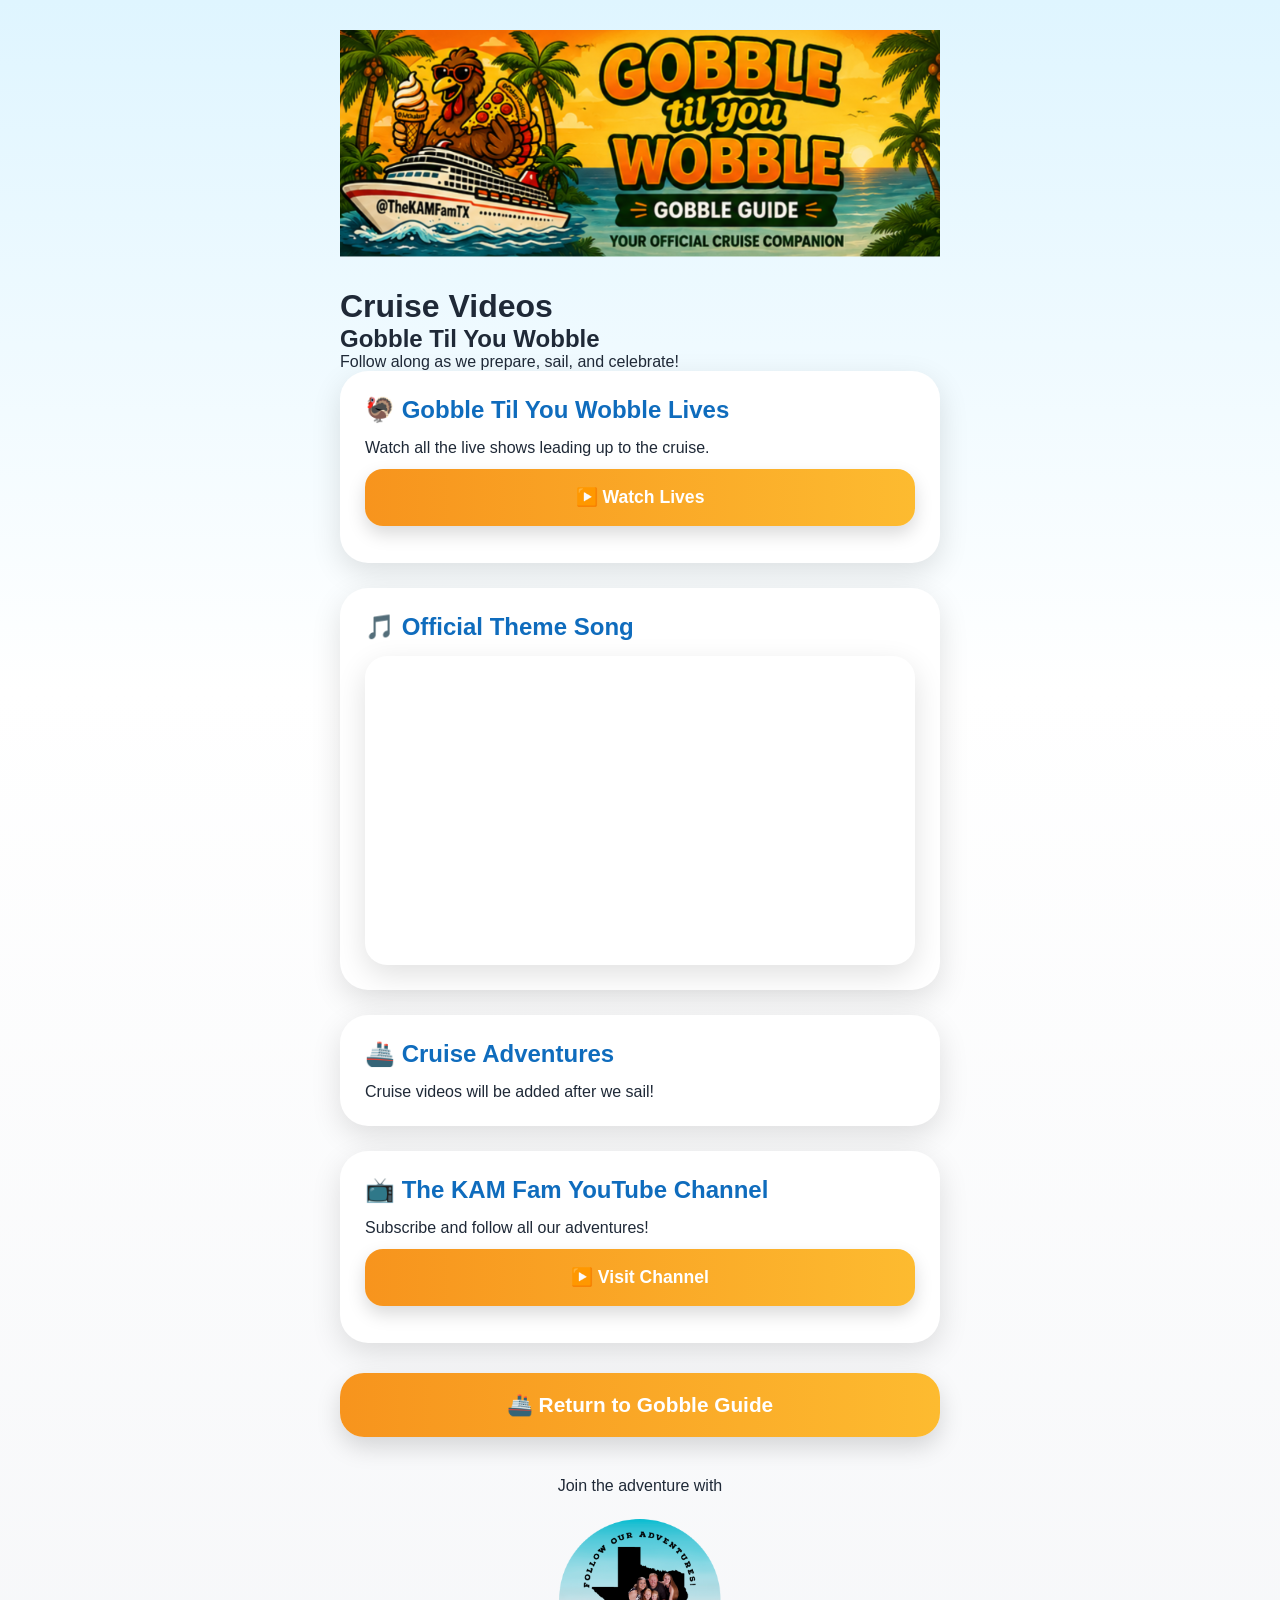
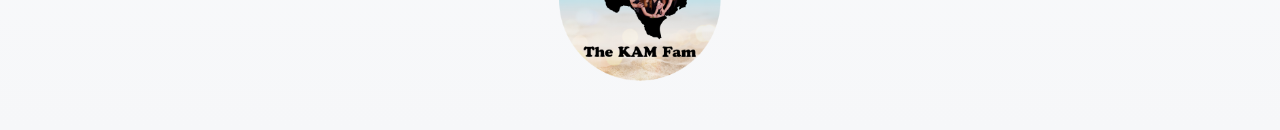
<file: pages/videos.html>
<!DOCTYPE html>
<html lang="en">

<head>

<meta charset="UTF-8">
<meta name="viewport" content="width=device-width, initial-scale=1.0">

<title>Gobble Guide Videos</title>

<link rel="stylesheet" href="../css/style.css">

    <link rel="manifest" href="../manifest.json">

<link rel="apple-touch-icon" href="../icons/apple-touch-icon.png">

<meta name="theme-color" content="#F7941D">

<meta name="apple-mobile-web-app-capable" content="yes">

<meta name="apple-mobile-web-app-status-bar-style" content="default">

<meta name="apple-mobile-web-app-title" content="Gobble Guide">
    

</head>


<body>

<div class="container">


<header class="hero">

    <img src="../images/gobble-banner.png"
         class="gobble-banner"
         alt="Gobble Til You Wobble">

</header>

<h1>
Cruise Videos
</h1>


<h2>
Gobble Til You Wobble
</h2>


<p>
Follow along as we prepare, sail, and celebrate!
</p>



<section class="card">

<h2>
🦃 Gobble Til You Wobble Lives
</h2>

<p>
Watch all the live shows leading up to the cruise.
</p>

<button class="gg-btn"
onclick="window.open('https://www.youtube.com/playlist?list=PLVvH0A8WCqQ4','_blank')">

▶️ Watch Lives

</button>
    

</section>

    <section class="card">

        <h2>
            🎵 Official Theme Song
        </h2>

        <div class="video-wrapper">

            <iframe
                src="https://www.youtube.com/embed/W-jb4GxRmuQ"
                title="Gobble Til You Wobble Theme Song"
                allowfullscreen>
            </iframe>

        </div>

    </section>




<section class="card">

<h2>
🚢 Cruise Adventures
</h2>

<p>
Cruise videos will be added after we sail!
</p>

</section>



<section class="card">

<h2>
📺 The KAM Fam YouTube Channel
</h2>

<p>
Subscribe and follow all our adventures!
</p>


<button class="gg-btn"
onclick="window.open('https://youtube.com/@TheKAMFamTX?sub_confirmation=1','_blank')">

▶️ Visit Channel

</button>


    
</section>


  <a href="home.html" class="home-btn">
    🚢 Return to Gobble Guide
</a>

<footer>

    <p>Join the adventure with</p>

    <img src="../images/kam-logo.png" class="footer-logo">

</footer>

</div>

<script src="../js/app.js"></script>

</body>

</html>
</file>
<file: css/style.css>
/* ===================================================
   Gobble Guide Version 2.0
   Created for The KAM Fam
=================================================== */

*{
    margin:0;
    padding:0;
    box-sizing:border-box;
}

:root{

    --orange:#F7941D;
    --gold:#FDBB30;
    --blue:#0F6CBD;
    --brown:#6D4C41;
    --light:#F6F7F9;
    --white:#FFFFFF;
    --text:#1F2937;
    --shadow:0 10px 30px rgba(0,0,0,.12);

}

body{

    font-family:'Poppins',sans-serif;

    background:
    linear-gradient(
        180deg,
        #dff5ff 0%,
        #ffffff 40%,
        #f6f7f9 100%
    );

    color:var(--text);

}

.container{

    width:min(100%,650px);

    margin:auto;

    padding:25px;

}

/* ---------------- HERO ---------------- */

.hero{

    text-align:center;

    margin-bottom:25px;

}

.hero-banner{

    width:100%;

    max-width:520px;

    display:block;

    margin:auto;

}

.hero h1{

    color:var(--orange);

    font-size:3rem;

    font-weight:800;

    margin-top:15px;

}

.subtitle{

    font-size:1.15rem;

    color:#555;

}

/* ---------------- CARDS ---------------- */

.card{

    background:white;

    border-radius:28px;

    padding:25px;

    margin-bottom:25px;

    box-shadow:var(--shadow);

}

.card h2{

    margin-bottom:15px;

    color:var(--blue);

}

/* ---------------- VIDEO ---------------- */

.video-wrapper{

    position:relative;

    overflow:hidden;

    border-radius:22px;

    box-shadow:var(--shadow);

    aspect-ratio:16/9;

}

.video-wrapper iframe{

    width:100%;

    height:100%;

    border:0;

}

/* ---------------- COUNTDOWN ---------------- */

.countdown{

    display:grid;

    grid-template-columns:repeat(4,1fr);

    gap:12px;

    margin-top:20px;

}

.count-box{

    background:
    linear-gradient(
        180deg,
        var(--orange),
        var(--gold)
    );

    color:white;

    border-radius:22px;

    text-align:center;

    padding:18px 10px;

    box-shadow:var(--shadow);

}

.count-box span{

    display:block;

    font-size:2rem;

    font-weight:800;

}

.count-box small{

    text-transform:uppercase;

    letter-spacing:1px;

}

/* ---------------- BUTTON ---------------- */

.enter-btn{

    display:block;

    width:100%;

    text-align:center;

    text-decoration:none;

    margin-top:30px;

    padding:20px;

    font-size:1.3rem;

    font-weight:700;

    color:white;

    background:
    linear-gradient(
        90deg,
        var(--orange),
        var(--gold)
    );

    border-radius:50px;

    box-shadow:0 15px 35px rgba(247,148,29,.35);

    transition:.3s;

    animation:pulse 2.5s infinite;

}

.enter-btn:hover{

    transform:translateY(-3px);

}

.home-btn{

    display:block;

    width:100%;

    text-align:center;

    text-decoration:none;

    margin:30px 0;

    padding:20px;

    background:linear-gradient(90deg,#F7941D,#FDBB30);

    color:white;

    font-size:1.3rem;

    font-weight:700;

    border-radius:24px;

    box-shadow:0 10px 25px rgba(0,0,0,.15);

    transition:.25s;

}

.home-btn:hover{

    transform:translateY(-2px);

}

/* ---------------- FOOTER ---------------- */

footer{

    text-align:center;

    margin-top:40px;

}

.footer-logo{

    width:170px;

    margin:20px auto;

    display:block;

}

/* ---------------- ANIMATION ---------------- */

@keyframes pulse{

    0%{

        transform:scale(1);

    }

    50%{

        transform:scale(1.03);

    }

    100%{

        transform:scale(1);

    }

}

/* ---------------- MOBILE ---------------- */

@media(max-width:650px){

.hero h1{

    font-size:2.3rem;

}

.countdown{

    grid-template-columns:repeat(2,1fr);

}

.container{

    padding:18px;

}

.card{

    padding:20px;

}

.enter-btn{

    font-size:1.1rem;

}

}

/* ---------------- FEATURE CARDS ---------------- */

.feature-card{

display:flex;

justify-content:space-between;

align-items:center;

background:white;

padding:22px;

margin-bottom:18px;

border-radius:24px;

text-decoration:none;

color:inherit;

box-shadow:var(--shadow);

transition:.3s;

}

.feature-card:hover{

transform:translateY(-4px);

}

.feature-card h3{

margin-bottom:8px;

font-size:1.3rem;

}

.feature-card p{

color:#666;

}

.arrow{

font-size:2rem;

color:var(--orange);

font-weight:bold;

}

.banner-image{

    width:100%;

    max-width:700px;

    display:block;

    margin:0 auto 20px;

}

.card button{

    width:100%;

    margin-top:12px;

    margin-bottom:12px;

}

.gobble-banner{

    width:100%;

    max-width:700px;

    display:block;

    margin:0 auto 20px auto;

}


/* ===========================
   Gobble Guide Buttons
=========================== */

.gg-btn{

    display:block;

    width:100%;

    padding:18px;

    margin-top:15px;

    margin-bottom:15px;

    background:linear-gradient(90deg,#F7941D,#FDBB30);

    color:#fff;

    border:none;

    border-radius:18px;

    font-size:1.1rem;

    font-weight:700;

    text-align:center;

    text-decoration:none;

    cursor:pointer;

    transition:.25s;

    box-shadow:0 8px 18px rgba(0,0,0,.15);

}

.gg-btn:hover{

    transform:translateY(-2px);

    box-shadow:0 12px 24px rgba(0,0,0,.20);

}

.gg-btn:disabled{
    background:repeating-linear-gradient(
        -45deg,
        #8d8d8d,
        #8d8d8d 12px,
        #7a7a7a 12px,
        #7a7a7a 24px
    );
    color:#fff;
    cursor:not-allowed;
    opacity:.8;
    box-shadow:none;
    transform:none;
    border:2px solid #666;
}

/* Offline Mode Note */

.offline-note {
    text-align: center;
    font-size: 0.9rem;
    color: #666;
    margin-top: 10px;
    margin-bottom: 18px;
    line-height: 1.5;
    max-width: 340px;
    margin-left: auto;
    margin-right: auto;
}

.offline-note strong {
    color: #F7941D;
}
</file>
